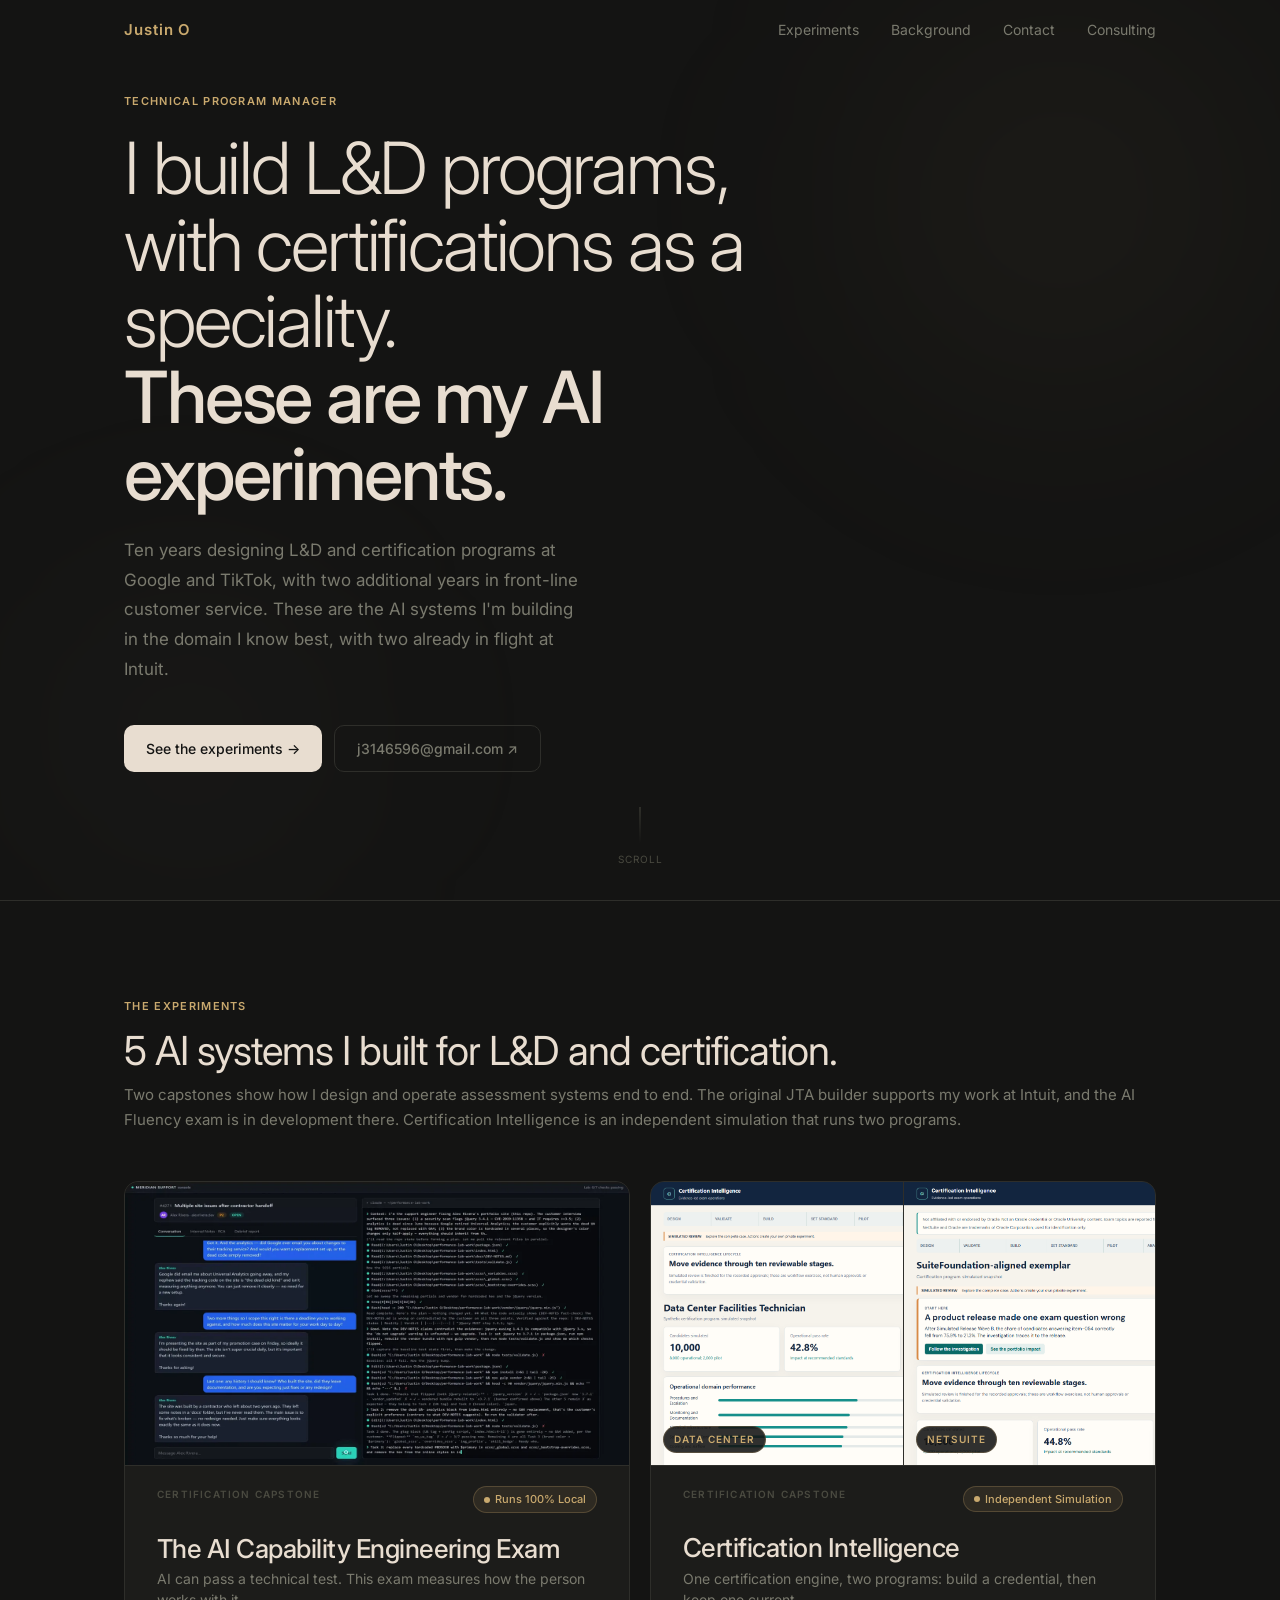
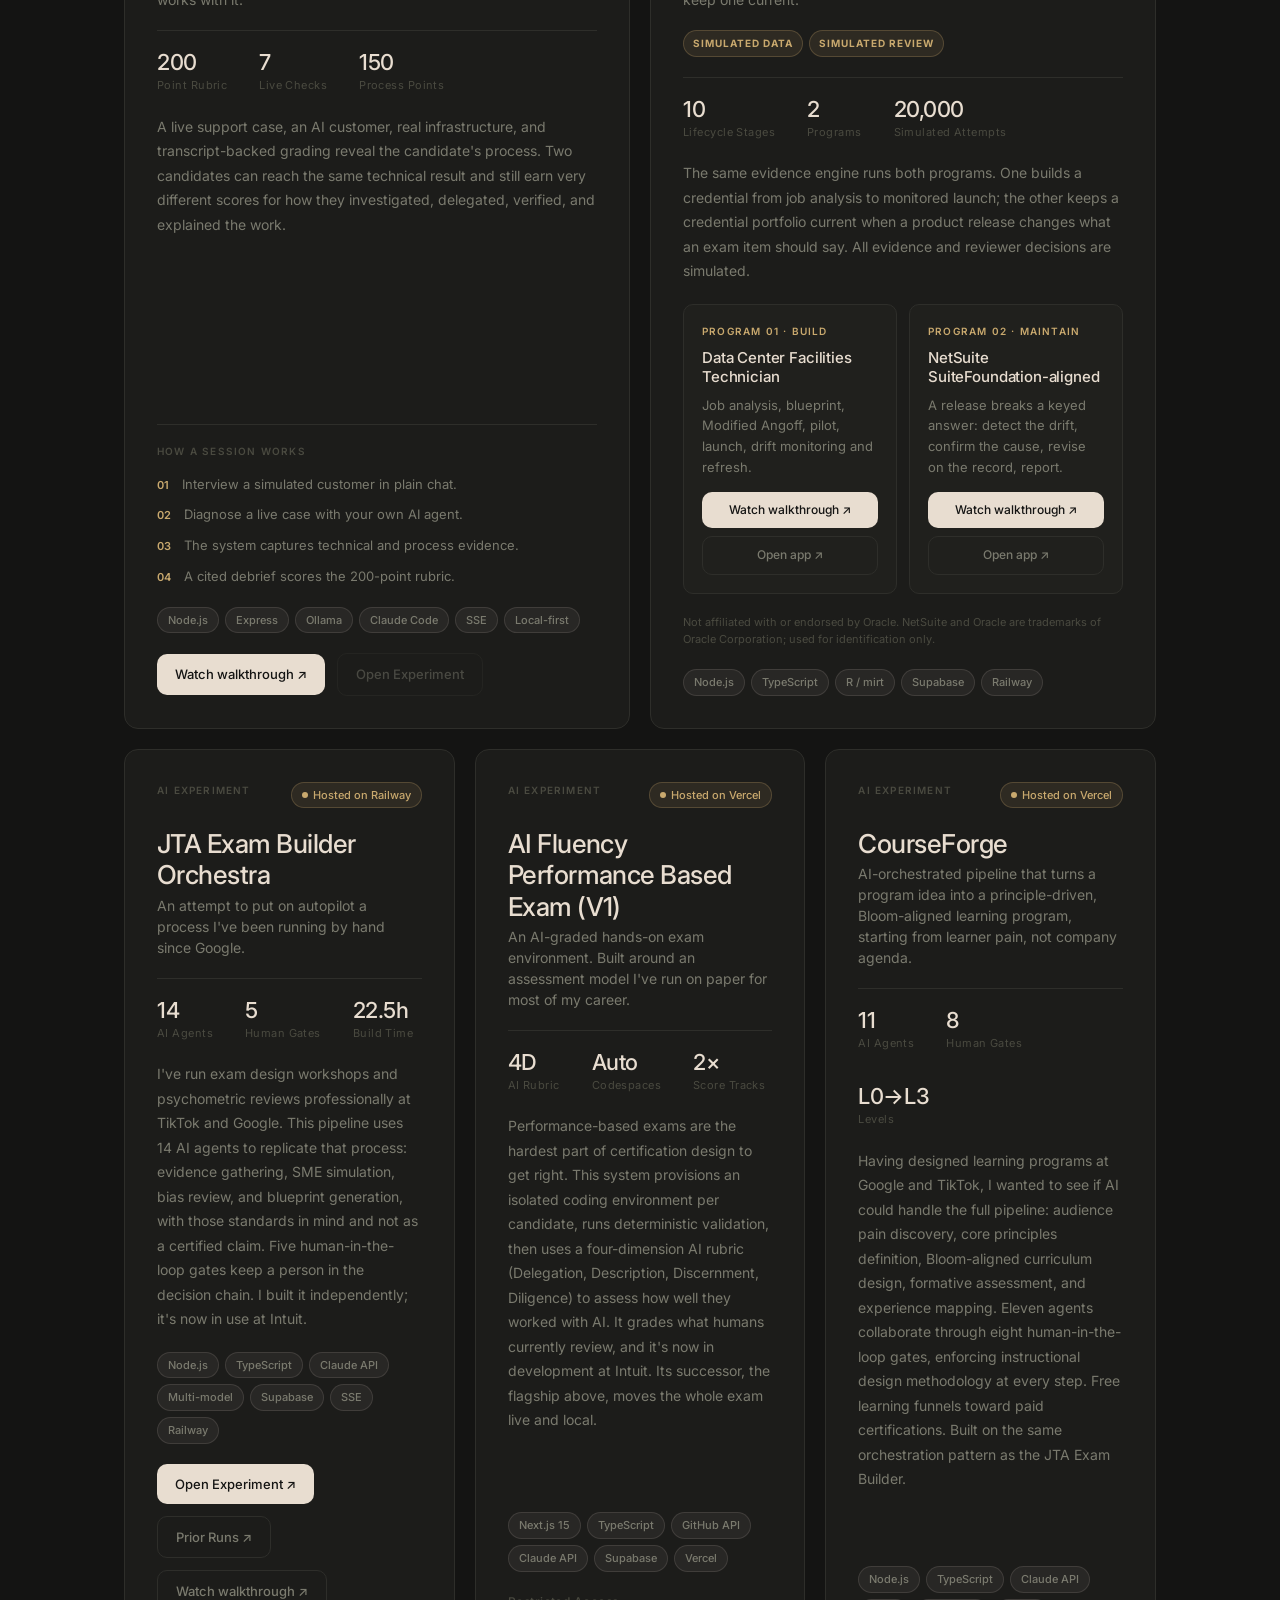
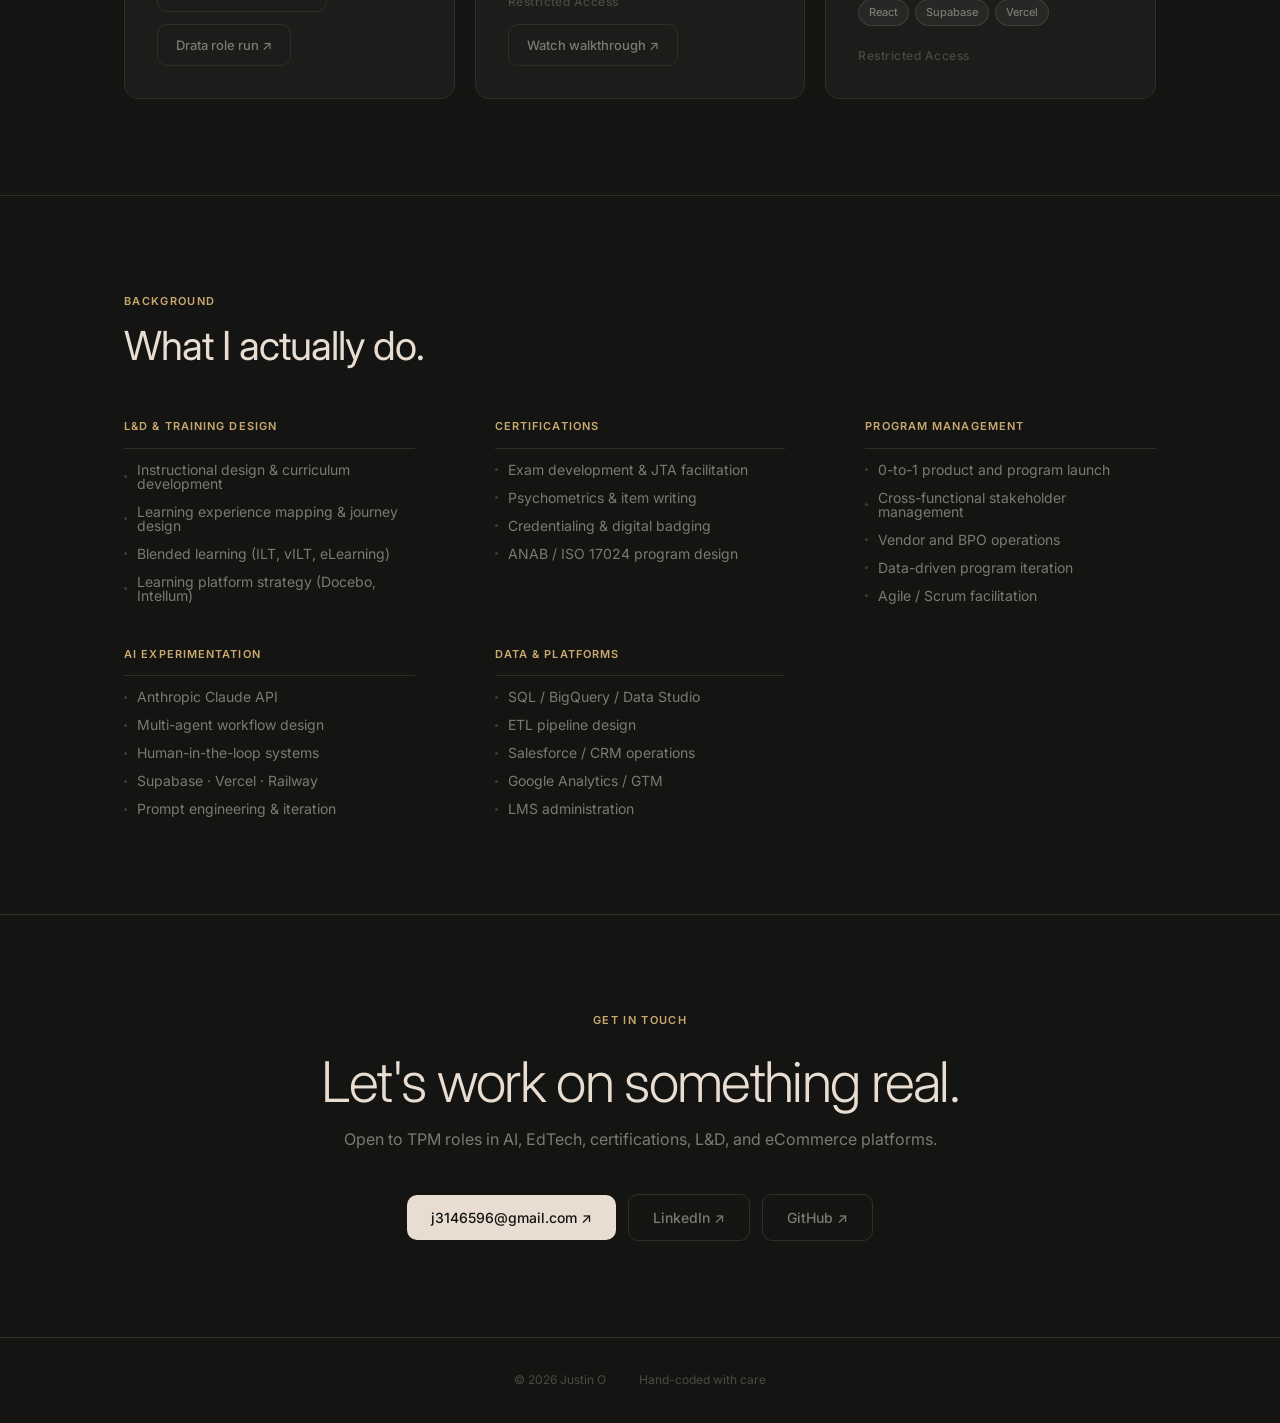
<file: index.html>
<!DOCTYPE html>
<html lang="en">
<head>
  <meta charset="UTF-8" />
  <meta name="viewport" content="width=device-width, initial-scale=1.0" />
  <meta name="description" content="Justin Oh, Technical Program Manager specialising in L&D, certifications, and AI-assisted learning systems. 12 years across L&D, certification, and customer service, including a decade at Google and TikTok." />
  <meta property="og:title" content="Justin Oh: TPM · L&D, Certifications & AI" />
  <meta property="og:description" content="Ten years of L&D and certification at Google and TikTok, plus two in customer service. These are my AI experiments." />
  <meta property="og:type" content="website" />
  <title>Justin Oh: TPM · L&D, Certifications & AI</title>
  <link rel="icon" type="image/svg+xml" href="data:image/svg+xml,<svg xmlns='http://www.w3.org/2000/svg' viewBox='0 0 32 32'><rect width='32' height='32' rx='6' fill='%23141413'/><text x='50%25' y='54%25' dominant-baseline='middle' text-anchor='middle' font-family='Inter,sans-serif' font-weight='600' font-size='14' fill='%23c9a96e'>JO</text></svg>" />
  <link rel="stylesheet" href="style.css" />
</head>
<body>

  <!-- NAV -->
  <nav class="nav" aria-label="Main navigation">
    <div class="container">
      <a href="#hero" class="nav-logo">Justin O</a>
      <button class="nav-toggle" aria-expanded="false" aria-controls="nav-links" aria-label="Toggle navigation">
        <span></span><span></span><span></span>
      </button>
      <ul class="nav-links" id="nav-links" role="list">
        <li><a href="#projects">Experiments</a></li>
        <li><a href="#skills">Background</a></li>
        <li><a href="#contact">Contact</a></li>
        <li><a href="consult.html">Consulting</a></li>
      </ul>
    </div>
  </nav>

  <main>

    <!-- HERO -->
    <section class="hero" id="hero">
      <div class="hero-bg" aria-hidden="true">
        <div class="hero-mesh-a"></div>
        <div class="hero-mesh-b"></div>
      </div>
      <div class="container">
        <div class="hero-content">
          <p class="hero-label">Technical Program Manager</p>
          <h1 class="hero-title">
            I build L&amp;D programs, with certifications as a speciality.<br>
            <em>These are my AI experiments.</em>
          </h1>
          <p class="hero-sub">
            Ten years designing L&D and certification programs at Google and TikTok, with two additional years in front-line customer service.
            These are the AI systems I'm building in the domain I know best, with two already in flight at Intuit.
          </p>
          <div class="hero-ctas">
            <a href="#projects" class="btn btn-primary">See the experiments →</a>
            <a href="mailto:j3146596@gmail.com" class="btn btn-secondary">j3146596@gmail.com ↗</a>
          </div>
        </div>
      </div>
      <div class="hero-scroll" aria-hidden="true">
        <div class="hero-scroll-line"></div>
        <span>Scroll</span>
      </div>
    </section>

    <!-- PROJECTS -->
    <section id="projects">
      <div class="container">

        <div class="section-header" data-animate>
          <p class="section-label">The Experiments</p>
          <h2 class="section-title">5 AI systems I built for L&amp;D and certification.</h2>
          <p class="section-subtitle">Two capstones show how I design and operate assessment systems end to end. The original JTA builder supports my work at Intuit, and the AI Fluency exam is in development there. Certification Intelligence is an independent simulation that runs two programs.</p>
        </div>

        <div class="projects-grid">

          <div class="projects-capstone-grid">
          <!-- CAPSTONE 1: The AI Capability Engineering Exam -->
          <article class="card card-capstone" data-animate>
            <div class="card-media">
              <img src="assets/perflab-console.webp"
                   alt="Exam console: interviewing the AI customer in chat while Claude Code works on the lab repo in a terminal"
                   loading="lazy" width="1280" height="720" />
            </div>

            <div class="card-top">
              <span class="card-category">Certification Capstone</span>
              <span class="card-badge">
                <span class="card-badge-dot" aria-hidden="true"></span>
                Runs 100% Local
              </span>
            </div>

            <div>
              <h3 class="card-title">The AI Capability Engineering Exam</h3>
              <p class="card-hook">AI can pass a technical test. This exam measures how the person works with it.</p>
            </div>

            <div class="card-divider" aria-hidden="true"></div>

            <div class="card-body">
                <div class="card-stats" aria-label="Project metrics">
                  <div class="card-stat">
                    <span class="card-stat-value">200</span>
                    <span class="card-stat-label">Point Rubric</span>
                  </div>
                  <div class="card-stat">
                    <span class="card-stat-value">7</span>
                    <span class="card-stat-label">Live Checks</span>
                  </div>
                  <div class="card-stat">
                    <span class="card-stat-value">150</span>
                    <span class="card-stat-label">Process Points</span>
                  </div>
                </div>

                <p class="card-desc">A live support case, an AI customer, real infrastructure, and transcript-backed grading reveal the candidate's process. Two candidates can reach the same technical result and still earn very different scores for how they investigated, delegated, verified, and explained the work.</p>

                <div class="card-steps" aria-label="How a session works">
                  <p class="card-steps-label">How a session works</p>
                  <ol>
                    <li>Interview a simulated customer in plain chat.</li>
                    <li>Diagnose a live case with your own AI agent.</li>
                    <li>The system captures technical and process evidence.</li>
                    <li>A cited debrief scores the 200-point rubric.</li>
                  </ol>
                </div>

                <div class="card-tags" aria-label="Technologies used">
                  <span class="tag">Node.js</span>
                  <span class="tag">Express</span>
                  <span class="tag">Ollama</span>
                  <span class="tag">Claude Code</span>
                  <span class="tag">SSE</span>
                  <span class="tag">Local-first</span>
                </div>

                <div class="card-ctas">
                  <a href="walkthrough-perflab.html" target="_blank" rel="noopener noreferrer" class="card-cta-primary">Watch walkthrough ↗</a>
                  <span class="card-cta-ghost card-cta-disabled" role="link" aria-disabled="true" title="This experiment runs locally">Open Experiment</span>
                </div>
            </div>
          </article>

            <!-- CAPSTONE 2: Certification Intelligence (one engine, two programs) -->
            <article class="card card-capstone" data-animate>
              <div class="card-media card-media-pair">
                <figure>
                  <img src="assets/certification-intelligence.png" alt="Data Center Facilities Technician program in the Certification Intelligence workspace" width="1600" height="900" loading="lazy">
                  <figcaption>Data Center</figcaption>
                </figure>
                <figure>
                  <img src="assets/certification-intelligence-netsuite.png" alt="NetSuite SuiteFoundation-aligned program in the Certification Intelligence workspace, opening on a release-driven investigation" width="1600" height="900" loading="lazy">
                  <figcaption>NetSuite</figcaption>
                </figure>
              </div>

              <div class="card-top">
                <span class="card-category">Certification Capstone</span>
                <span class="card-badge">
                  <span class="card-badge-dot" aria-hidden="true"></span>
                  Independent Simulation
                </span>
              </div>

              <div>
                <h3 class="card-title">Certification Intelligence</h3>
                <p class="card-hook">One certification engine, two programs: build a credential, then keep one current.</p>
              </div>

              <div class="card-disclosures" aria-label="Simulation disclosures">
                <span>Simulated Data</span>
                <span>Simulated Review</span>
              </div>

              <div class="card-divider" aria-hidden="true"></div>

              <div class="card-body">
              <div class="card-stats" aria-label="Project metrics">
                <div class="card-stat">
                  <span class="card-stat-value">10</span>
                  <span class="card-stat-label">Lifecycle Stages</span>
                </div>
                <div class="card-stat">
                  <span class="card-stat-value">2</span>
                  <span class="card-stat-label">Programs</span>
                </div>
                <div class="card-stat">
                  <span class="card-stat-value">20,000</span>
                  <span class="card-stat-label">Simulated Attempts</span>
                </div>
              </div>

              <p class="card-desc">The same evidence engine runs both programs. One builds a credential from job analysis to monitored launch; the other keeps a credential portfolio current when a product release changes what an exam item should say. All evidence and reviewer decisions are simulated.</p>

              <div class="program-tiles" aria-label="Programs">
                <section class="program-tile" aria-labelledby="program-dc">
                  <p class="program-tile-label">Program 01 &middot; Build</p>
                  <h4 class="program-tile-name" id="program-dc">Data Center Facilities Technician</h4>
                  <p class="program-tile-text">Job analysis, blueprint, Modified Angoff, pilot, launch, drift monitoring and refresh.</p>
                  <div class="program-tile-ctas">
                    <a href="walkthrough-certification-intelligence.html#data-center" target="_blank" rel="noopener noreferrer" class="card-cta-primary">Watch walkthrough &nearr;</a>
                    <a href="https://graceful-trust-production-3d23.up.railway.app" target="_blank" rel="noopener noreferrer" class="card-cta-ghost">Open app &nearr;</a>
                  </div>
                </section>
                <section class="program-tile" aria-labelledby="program-ns">
                  <p class="program-tile-label">Program 02 &middot; Maintain</p>
                  <h4 class="program-tile-name" id="program-ns">NetSuite SuiteFoundation-aligned</h4>
                  <p class="program-tile-text">A release breaks a keyed answer: detect the drift, confirm the cause, revise on the record, report.</p>
                  <div class="program-tile-ctas">
                    <a href="walkthrough-certification-intelligence.html#netsuite" target="_blank" rel="noopener noreferrer" class="card-cta-primary">Watch walkthrough &nearr;</a>
                    <a href="https://netsuite-cert-demo-production.up.railway.app" target="_blank" rel="noopener noreferrer" class="card-cta-ghost">Open app &nearr;</a>
                  </div>
                </section>
              </div>
              <p class="program-tile-note">Not affiliated with or endorsed by Oracle. NetSuite and Oracle are trademarks of Oracle Corporation; used for identification only.</p>

              <div class="card-tags" aria-label="Technologies used">
                <span class="tag">Node.js</span>
                <span class="tag">TypeScript</span>
                <span class="tag">R / mirt</span>
                <span class="tag">Supabase</span>
                <span class="tag">Railway</span>
              </div>
              </div>
            </article>

          </div><!-- /projects-capstone-grid -->

          <div class="projects-sub-grid">

            <!-- CARD 3: JTA Exam Builder Orchestra -->
            <article class="card" data-animate>
              <div class="card-top">
                <span class="card-category">AI Experiment</span>
                <span class="card-badge">
                  <span class="card-badge-dot" aria-hidden="true"></span>
                  Hosted on Railway
                </span>
              </div>

              <div>
                <h3 class="card-title">JTA Exam Builder Orchestra</h3>
                <p class="card-hook">An attempt to put on autopilot a process I've been running by hand since Google.</p>
              </div>

              <div class="card-divider" aria-hidden="true"></div>

              <div class="card-stats" aria-label="Project metrics">
                <div class="card-stat"><span class="card-stat-value">14</span><span class="card-stat-label">AI Agents</span></div>
                <div class="card-stat"><span class="card-stat-value">5</span><span class="card-stat-label">Human Gates</span></div>
                <div class="card-stat"><span class="card-stat-value">22.5h</span><span class="card-stat-label">Build Time</span></div>
              </div>

              <p class="card-desc">I've run exam design workshops and psychometric reviews professionally at TikTok and Google. This pipeline uses 14 AI agents to replicate that process: evidence gathering, SME simulation, bias review, and blueprint generation, with those standards in mind and not as a certified claim. Five human-in-the-loop gates keep a person in the decision chain. I built it independently; it's now in use at Intuit.</p>

              <div class="card-tags" aria-label="Technologies used">
                <span class="tag">Node.js</span><span class="tag">TypeScript</span><span class="tag">Claude API</span><span class="tag">Multi-model</span><span class="tag">Supabase</span><span class="tag">SSE</span><span class="tag">Railway</span>
              </div>

              <div class="card-ctas">
                <a href="https://exam-jta-orchestration-production.up.railway.app/" target="_blank" rel="noopener noreferrer" class="card-cta-primary">Open Experiment &nearr;</a>
                <a href="https://exam-jta-orchestration-production.up.railway.app/gallery.html" target="_blank" rel="noopener noreferrer" class="card-cta-ghost">Prior Runs &nearr;</a>
                <a href="walkthrough-jta.html" target="_blank" rel="noopener noreferrer" class="card-cta-ghost">Watch walkthrough &nearr;</a>
                <a href="drata-jta.html" target="_blank" rel="noopener noreferrer" class="card-cta-ghost">Drata role run &nearr;</a>
              </div>
            </article>

            <!-- CARD 4: AI Fluency Performance Based Exam (V1) -->
            <article class="card" data-animate>
              <div class="card-top">
                <span class="card-category">AI Experiment</span>
                <span class="card-badge">
                  <span class="card-badge-dot" aria-hidden="true"></span>
                  Hosted on Vercel
                </span>
              </div>

              <div>
                <h3 class="card-title">AI Fluency Performance Based Exam (V1)</h3>
                <p class="card-hook">An AI-graded hands-on exam environment. Built around an assessment model I've run on paper for most of my career.</p>
              </div>

              <div class="card-divider" aria-hidden="true"></div>

              <div class="card-stats" aria-label="Project metrics">
                <div class="card-stat">
                  <span class="card-stat-value">4D</span>
                  <span class="card-stat-label">AI Rubric</span>
                </div>
                <div class="card-stat">
                  <span class="card-stat-value">Auto</span>
                  <span class="card-stat-label">Codespaces</span>
                </div>
                <div class="card-stat">
                  <span class="card-stat-value">2×</span>
                  <span class="card-stat-label">Score Tracks</span>
                </div>
              </div>

              <p class="card-desc">
                Performance-based exams are the hardest part of certification design to get right.
                This system provisions an isolated coding environment per candidate, runs
                deterministic validation, then uses a four-dimension AI rubric (Delegation,
                Description, Discernment, Diligence) to assess how well they worked with AI.
                It grades what humans currently review, and it's now in development at Intuit.
                Its successor, the flagship above, moves the whole exam live and local.
              </p>

              <div class="card-tags" aria-label="Technologies used">
                <span class="tag">Next.js 15</span>
                <span class="tag">TypeScript</span>
                <span class="tag">GitHub API</span>
                <span class="tag">Claude API</span>
                <span class="tag">Supabase</span>
                <span class="tag">Vercel</span>
              </div>

              <div class="card-ctas">
                <span class="card-cta-muted">Restricted Access</span>
                <a href="walkthrough.html" target="_blank" rel="noopener noreferrer" class="card-cta-ghost">Watch walkthrough ↗</a>
              </div>
            </article>

            <!-- CARD 5: CourseForge -->
            <article class="card" data-animate>
              <div class="card-top">
                <span class="card-category">AI Experiment</span>
                <span class="card-badge">
                  <span class="card-badge-dot" aria-hidden="true"></span>
                  Hosted on Vercel
                </span>
              </div>

              <div>
                <h3 class="card-title">CourseForge</h3>
                <p class="card-hook">AI-orchestrated pipeline that turns a program idea into a principle-driven, Bloom-aligned learning program, starting from learner pain, not company agenda.</p>
              </div>

              <div class="card-divider" aria-hidden="true"></div>

              <div class="card-stats" aria-label="Project metrics">
                <div class="card-stat">
                  <span class="card-stat-value">11</span>
                  <span class="card-stat-label">AI Agents</span>
                </div>
                <div class="card-stat">
                  <span class="card-stat-value">8</span>
                  <span class="card-stat-label">Human Gates</span>
                </div>
                <div class="card-stat">
                  <span class="card-stat-value">L0→L3</span>
                  <span class="card-stat-label">Levels</span>
                </div>
              </div>

              <p class="card-desc">
                Having designed learning programs at Google and TikTok, I wanted to see if AI
                could handle the full pipeline: audience pain discovery, core principles definition,
                Bloom-aligned curriculum design, formative assessment, and experience mapping.
                Eleven agents collaborate through eight human-in-the-loop gates, enforcing
                instructional design methodology at every step. Free learning funnels toward
                paid certifications. Built on the same orchestration pattern as the JTA Exam Builder.
              </p>

              <div class="card-tags" aria-label="Technologies used">
                <span class="tag">Node.js</span>
                <span class="tag">TypeScript</span>
                <span class="tag">Claude API</span>
                <span class="tag">React</span>
                <span class="tag">Supabase</span>
                <span class="tag">Vercel</span>
              </div>

              <div class="card-ctas">
                <span class="card-cta-muted">Restricted Access</span>
              </div>
            </article>

          </div><!-- /projects-sub-grid -->
        </div><!-- /projects-grid -->
      </div>
    </section>

    <!-- SKILLS -->
    <section id="skills">
      <div class="container">

        <div class="section-header" data-animate>
          <p class="section-label">Background</p>
          <h2 class="section-title">What I actually do.</h2>
        </div>

        <div class="skills-grid">

          <div class="skill-group" data-animate>
            <p class="skill-group-label">L&D & Training Design</p>
            <div class="skill-item">Instructional design & curriculum development</div>
            <div class="skill-item">Learning experience mapping & journey design</div>
            <div class="skill-item">Blended learning (ILT, vILT, eLearning)</div>
            <div class="skill-item">Learning platform strategy (Docebo, Intellum)</div>
          </div>

          <div class="skill-group" data-animate>
            <p class="skill-group-label">Certifications</p>
            <div class="skill-item">Exam development & JTA facilitation</div>
            <div class="skill-item">Psychometrics & item writing</div>
            <div class="skill-item">Credentialing & digital badging</div>
            <div class="skill-item">ANAB / ISO 17024 program design</div>
          </div>

          <div class="skill-group" data-animate>
            <p class="skill-group-label">Program Management</p>
            <div class="skill-item">0-to-1 product and program launch</div>
            <div class="skill-item">Cross-functional stakeholder management</div>
            <div class="skill-item">Vendor and BPO operations</div>
            <div class="skill-item">Data-driven program iteration</div>
            <div class="skill-item">Agile / Scrum facilitation</div>
          </div>

          <div class="skill-group" data-animate>
            <p class="skill-group-label">AI Experimentation</p>
            <div class="skill-item">Anthropic Claude API</div>
            <div class="skill-item">Multi-agent workflow design</div>
            <div class="skill-item">Human-in-the-loop systems</div>
            <div class="skill-item">Supabase · Vercel · Railway</div>
            <div class="skill-item">Prompt engineering & iteration</div>
          </div>

          <div class="skill-group" data-animate>
            <p class="skill-group-label">Data & Platforms</p>
            <div class="skill-item">SQL / BigQuery / Data Studio</div>
            <div class="skill-item">ETL pipeline design</div>
            <div class="skill-item">Salesforce / CRM operations</div>
            <div class="skill-item">Google Analytics / GTM</div>
            <div class="skill-item">LMS administration</div>
          </div>

        </div>
      </div>
    </section>

    <!-- CONTACT -->
    <section id="contact" class="contact">
      <div class="container">
        <div data-animate>
          <p class="section-label" style="justify-content:center;display:flex;margin-bottom:20px;">Get in touch</p>
          <h2 class="contact-title">Let's work on something real.</h2>
          <p class="contact-sub">Open to TPM roles in AI, EdTech, certifications, L&D, and eCommerce platforms.</p>
          <div class="contact-links">
            <a href="mailto:j3146596@gmail.com" class="contact-link contact-link-primary">
              j3146596@gmail.com ↗
            </a>
            <a href="https://www.linkedin.com/in/cheeryoh/" target="_blank" rel="noopener noreferrer" class="contact-link contact-link-secondary">
              LinkedIn ↗
            </a>
            <a href="https://github.com/Cheeryoh" target="_blank" rel="noopener noreferrer" class="contact-link contact-link-secondary">
              GitHub ↗
            </a>
          </div>
        </div>
      </div>
    </section>

  </main>

  <footer>
    <div class="container">
      <span>© 2026 Justin O</span>
      <span style="margin-inline:12px;opacity:0.3">·</span>
      <span>Hand-coded with care</span>
    </div>
  </footer>

  <script src="main.js" type="module"></script>
</body>
</html>
</file>
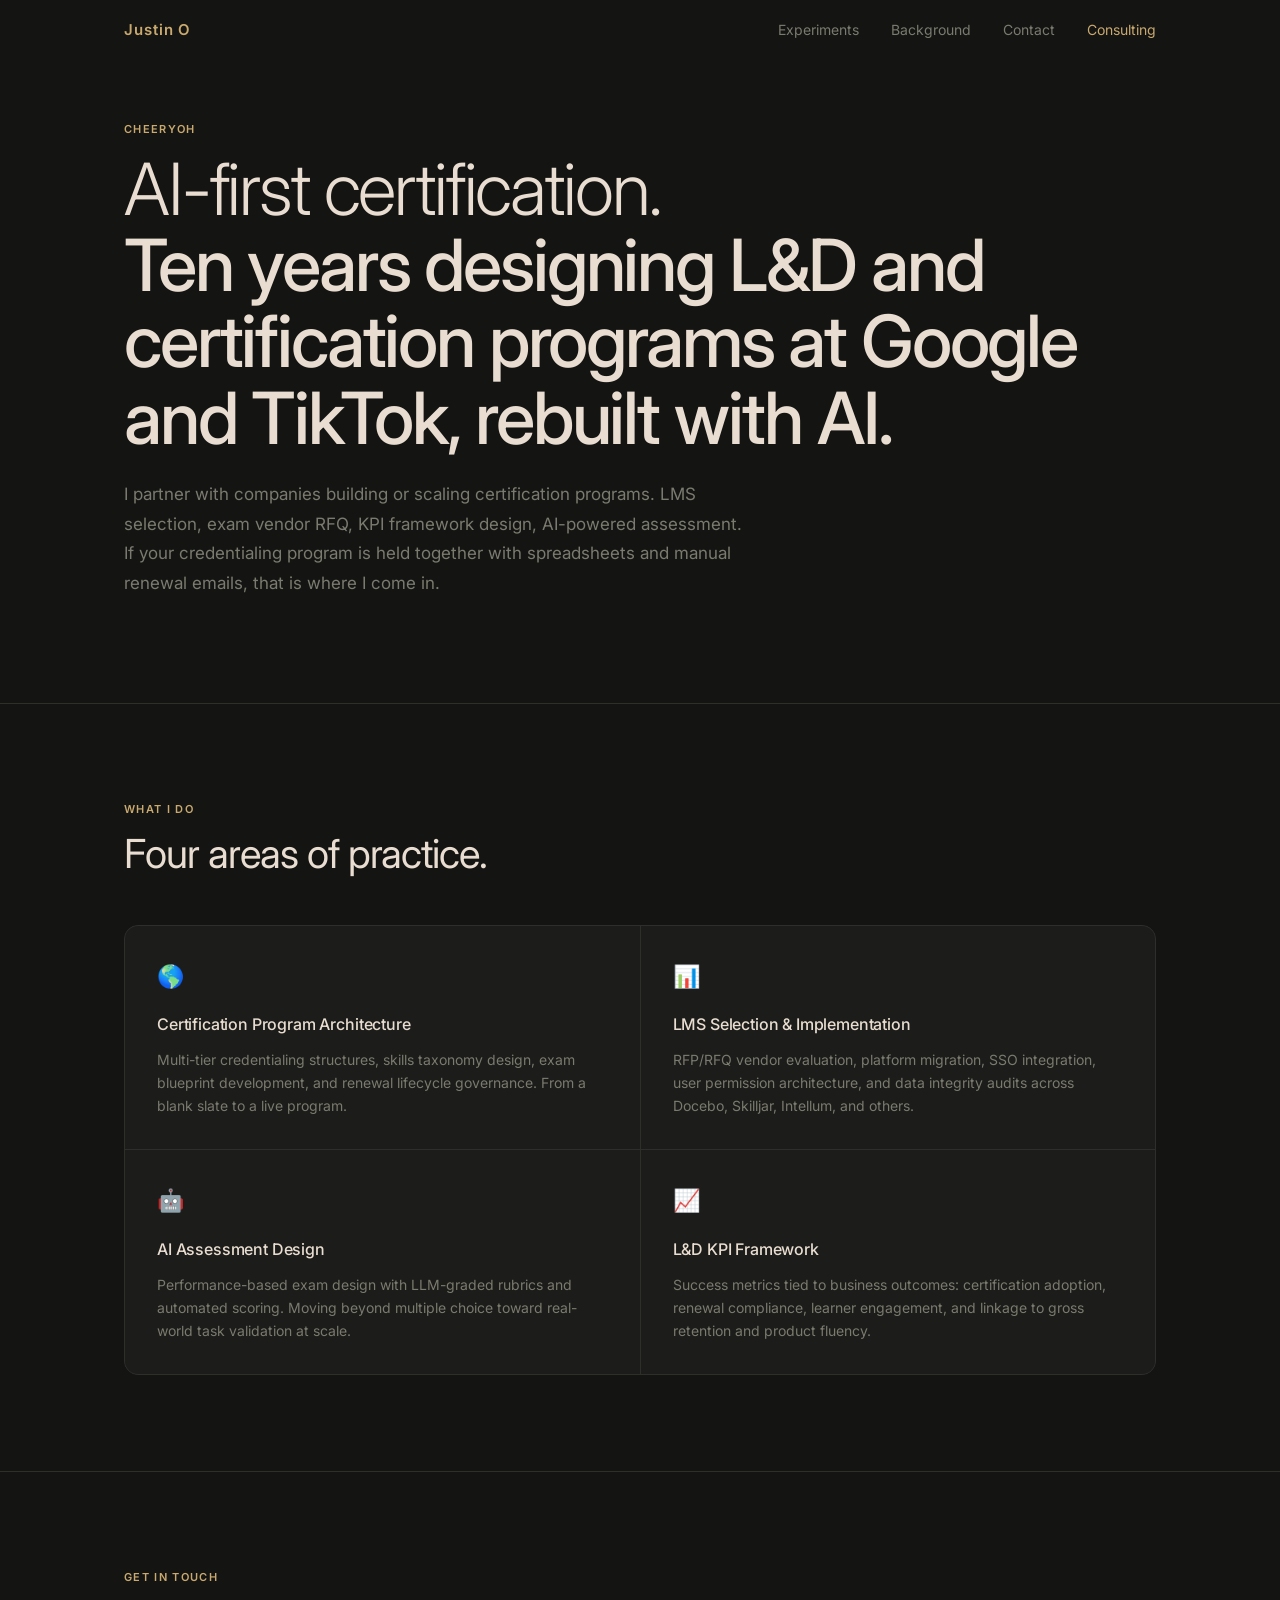
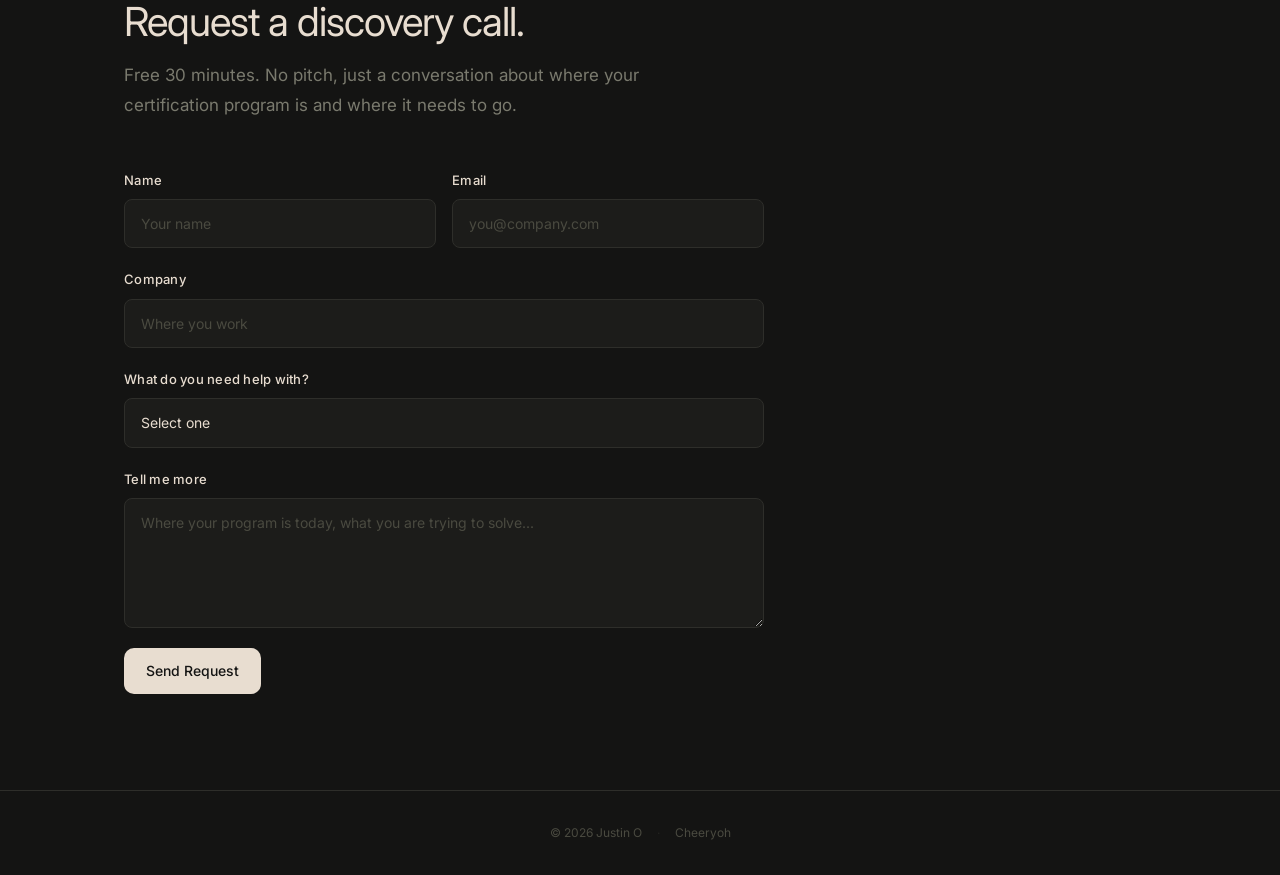
<file: consult.html>
<!DOCTYPE html>
<html lang="en">
<head>
  <meta charset="UTF-8" />
  <meta name="viewport" content="width=device-width, initial-scale=1.0" />
  <meta name="description" content="Cheeryoh -- certification program design, LMS strategy, and AI assessment consulting." />
  <meta property="og:title" content="Consulting -- Justin Oh" />
  <meta property="og:description" content="Schedule a discovery call. Certification program architecture, LMS selection, AI assessment design, and L&D KPI frameworks." />
  <title>Consulting -- Justin Oh</title>
  <link rel="icon" type="image/svg+xml" href="data:image/svg+xml,<svg xmlns='http://www.w3.org/2000/svg' viewBox='0 0 32 32'><rect width='32' height='32' rx='6' fill='%23141413'/><text x='50%25' y='54%25' dominant-baseline='middle' text-anchor='middle' font-family='Inter,sans-serif' font-weight='600' font-size='14' fill='%23c9a96e'>JO</text></svg>" />
  <link rel="stylesheet" href="style.css" />
  <style>
    .service-grid {
      display: grid;
      grid-template-columns: repeat(2, 1fr);
      gap: 1px;
      background: var(--border);
      border: 1px solid var(--border);
      border-radius: 14px;
      overflow: hidden;
      margin-top: 48px;
    }
    @media (max-width: 600px) {
      .service-grid { grid-template-columns: 1fr; }
    }
    .service-item {
      background: var(--surface);
      padding: 32px;
      transition: background var(--duration) var(--ease);
    }
    .service-item:hover { background: var(--surface-alt); }
    .service-icon { font-size: 22px; margin-bottom: 16px; }
    .service-title {
      font-size: 16px;
      font-weight: 500;
      color: var(--accent);
      margin-bottom: 10px;
      letter-spacing: -0.01em;
    }
    .service-desc { font-size: 14px; color: var(--text-muted); line-height: 1.65; }
    .consult-form { max-width: 640px; margin-top: 48px; }
    .form-row { display: grid; grid-template-columns: 1fr 1fr; gap: 16px; }
    @media (max-width: 540px) { .form-row { grid-template-columns: 1fr; } }
    .form-group { display: flex; flex-direction: column; gap: 8px; margin-bottom: 20px; }
    .form-group label { font-size: 13px; font-weight: 500; color: var(--accent); letter-spacing: 0.02em; }
    .form-group input,
    .form-group select,
    .form-group textarea {
      background: var(--surface);
      border: 1px solid var(--border);
      border-radius: 8px;
      padding: 12px 16px;
      color: var(--text);
      font-family: var(--font);
      font-size: 14px;
      outline: none;
      transition: border-color var(--duration) var(--ease);
      appearance: none;
    }
    .form-group input:focus,
    .form-group select:focus,
    .form-group textarea:focus { border-color: var(--accent-warm); }
    .form-group input::placeholder,
    .form-group textarea::placeholder { color: var(--text-dim); }
    .form-group select option { background: var(--surface); color: var(--text); }
    .form-group textarea { resize: vertical; min-height: 130px; }
    .form-success {
      display: none;
      padding: 32px;
      background: var(--surface);
      border: 1px solid var(--border);
      border-radius: 14px;
      max-width: 480px;
      margin-top: 48px;
    }
    .form-success p { color: var(--text-muted); font-size: 15px; margin-top: 8px; }
    .form-success-title { color: var(--accent); font-size: 18px; font-weight: 500; }
    .nav-active { color: var(--accent-warm) !important; }
  </style>
</head>
<body id="page-top">

  <nav class="nav" aria-label="Main navigation">
    <div class="container">
      <a href="index.html" class="nav-logo">Justin O</a>
      <button class="nav-toggle" aria-expanded="false" aria-controls="nav-links" aria-label="Toggle navigation">
        <span></span><span></span><span></span>
      </button>
      <ul class="nav-links" id="nav-links" role="list">
        <li><a href="index.html#projects">Experiments</a></li>
        <li><a href="index.html#skills">Background</a></li>
        <li><a href="index.html#contact">Contact</a></li>
        <li><a href="consult.html" class="nav-active">Consulting</a></li>
      </ul>
    </div>
  </nav>

  <main>

    <section id="top" style="padding-block: 120px 64px;">
      <div class="container">
        <p class="section-label">Cheeryoh</p>
        <h1 class="hero-title" style="margin-top:12px;margin-bottom:24px;">
          AI-first certification.<br>
          <em>Ten years designing L&D and certification programs at Google and TikTok, rebuilt with AI.</em>
        </h1>
        <p class="hero-sub" style="max-width:620px;">
          I partner with companies building or scaling certification programs.
          LMS selection, exam vendor RFQ, KPI framework design, AI-powered assessment.
          If your credentialing program is held together with spreadsheets and manual
          renewal emails, that is where I come in.
        </p>
      </div>
    </section>

    <section id="services">
      <div class="container">
        <p class="section-label">What I do</p>
        <h2 class="section-title" style="margin-top:8px;">Four areas of practice.</h2>
        <div class="service-grid">
          <div class="service-item">
            <div class="service-icon">&#127758;</div>
            <div class="service-title">Certification Program Architecture</div>
            <p class="service-desc">Multi-tier credentialing structures, skills taxonomy design, exam blueprint development, and renewal lifecycle governance. From a blank slate to a live program.</p>
          </div>
          <div class="service-item">
            <div class="service-icon">&#128202;</div>
            <div class="service-title">LMS Selection &amp; Implementation</div>
            <p class="service-desc">RFP/RFQ vendor evaluation, platform migration, SSO integration, user permission architecture, and data integrity audits across Docebo, Skilljar, Intellum, and others.</p>
          </div>
          <div class="service-item">
            <div class="service-icon">&#129302;</div>
            <div class="service-title">AI Assessment Design</div>
            <p class="service-desc">Performance-based exam design with LLM-graded rubrics and automated scoring. Moving beyond multiple choice toward real-world task validation at scale.</p>
          </div>
          <div class="service-item">
            <div class="service-icon">&#128200;</div>
            <div class="service-title">L&amp;D KPI Framework</div>
            <p class="service-desc">Success metrics tied to business outcomes: certification adoption, renewal compliance, learner engagement, and linkage to gross retention and product fluency.</p>
          </div>
        </div>
      </div>
    </section>

    <section id="schedule">
      <div class="container">
        <p class="section-label">Get in touch</p>
        <h2 class="section-title" style="margin-top:8px;margin-bottom:16px;">Request a discovery call.</h2>
        <p class="hero-sub" style="max-width:540px;margin-bottom:0;">
          Free 30 minutes. No pitch, just a conversation about where your
          certification program is and where it needs to go.
        </p>
        <form class="consult-form" id="consult-form" action="https://formspree.io/f/xvzllaov" method="POST">
          <input type="hidden" name="_subject" value="Consulting inquiry from cheeryoh.com" />
          <div class="form-row">
            <div class="form-group">
              <label for="name">Name</label>
              <input type="text" id="name" name="name" required placeholder="Your name" />
            </div>
            <div class="form-group">
              <label for="email">Email</label>
              <input type="email" id="email" name="email" required placeholder="you@company.com" />
            </div>
          </div>
          <div class="form-group">
            <label for="company">Company</label>
            <input type="text" id="company" name="company" placeholder="Where you work" />
          </div>
          <div class="form-group">
            <label for="topic">What do you need help with?</label>
            <select id="topic" name="topic">
              <option value="">Select one</option>
              <option value="Certification Program Architecture">Certification Program Architecture</option>
              <option value="LMS Selection and Implementation">LMS Selection &amp; Implementation</option>
              <option value="AI Assessment Design">AI Assessment Design</option>
              <option value="L&D KPI Framework">L&amp;D KPI Framework</option>
              <option value="Something else">Something else</option>
            </select>
          </div>
          <div class="form-group">
            <label for="message">Tell me more</label>
            <textarea id="message" name="message" placeholder="Where your program is today, what you are trying to solve..."></textarea>
          </div>
          <button type="submit" class="btn btn-primary">Send Request</button>
        </form>
        <div class="form-success" id="form-success">
          <div class="form-success-title">Request received.</div>
          <p>I will be in touch within 48 hours.</p>
        </div>
      </div>
    </section>

  </main>

  <footer>
    <div class="container">
      <span>&copy; 2026 Justin O</span>
      <span style="margin-inline:12px;opacity:0.3">&middot;</span>
      <span>Cheeryoh</span>
    </div>
  </footer>

  <script src="main.js" type="module"></script>
  <script>
    const form = document.getElementById('consult-form')
    if (form) {
      form.addEventListener('submit', async (e) => {
        e.preventDefault()
        const btn = form.querySelector('button[type="submit"]')
        btn.textContent = 'Sending...'
        btn.disabled = true
        try {
          const res = await fetch(form.action, {
            method: 'POST',
            body: new FormData(form),
            headers: { Accept: 'application/json' }
          })
          if (res.ok) {
            form.style.display = 'none'
            document.getElementById('form-success').style.display = 'block'
          } else {
            btn.textContent = 'Send Request'
            btn.disabled = false
          }
        } catch {
          btn.textContent = 'Send Request'
          btn.disabled = false
        }
      })
    }
  </script>
</body>
</html>
</file>
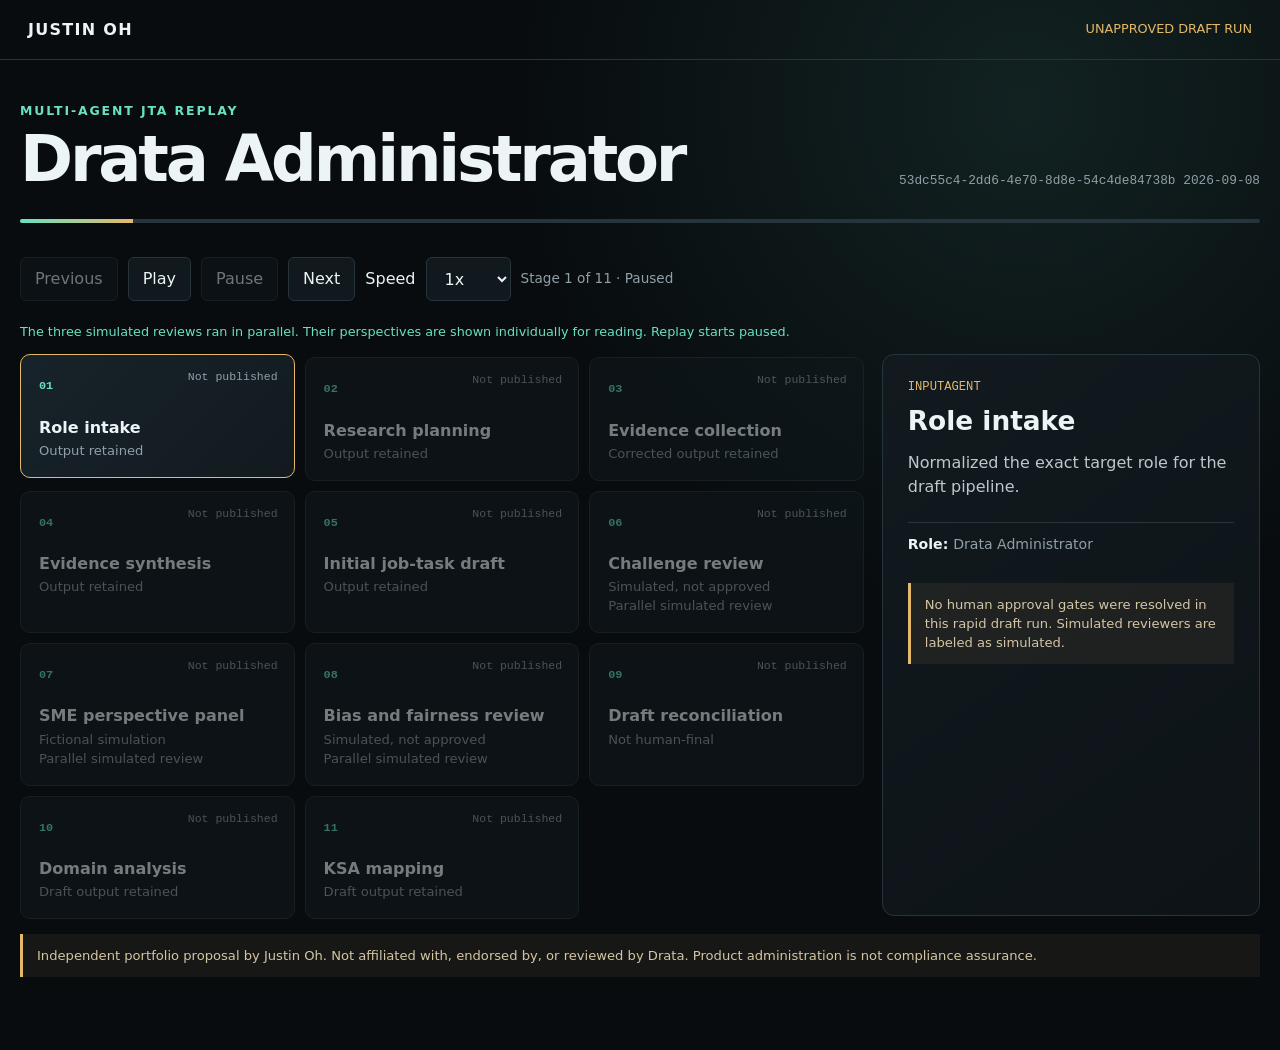
<file: drata-jta-replay.html>
<!DOCTYPE html>
<html lang="en">
<head>
  <meta charset="UTF-8" />
  <meta name="viewport" content="width=device-width, initial-scale=1.0" />
  <meta name="description" content="Replay of an unapproved Drata Administrator JTA agent run." />
  <title>Drata Administrator JTA Run Replay | Justin Oh</title>
  <style>
    :root { color-scheme: dark; --bg:#080c0f; --panel:#11191e; --line:#26343c; --ink:#edf4f6; --muted:#91a0a8; --teal:#69e0c2; --gold:#e4b969; }
    * { box-sizing: border-box; }
    body { margin:0; min-height:100vh; background:radial-gradient(circle at 80% 10%,rgba(105,224,194,.1),transparent 32rem),var(--bg); color:var(--ink); font:16px/1.45 Inter,ui-sans-serif,system-ui,sans-serif; }
    header { display:flex; justify-content:space-between; align-items:center; gap:16px; padding:18px 28px; border-bottom:1px solid var(--line); }
    header a { color:var(--ink); text-decoration:none; font-weight:750; letter-spacing:.08em; }
    header span { color:var(--gold); font-size:.8rem; }
    main { width:min(calc(100% - 40px),1320px); margin:0 auto; padding:42px 0 60px; }
    .head { display:grid; grid-template-columns:1fr auto; gap:30px; align-items:end; }
    .eyebrow { color:var(--teal); font-size:.78rem; font-weight:760; letter-spacing:.15em; text-transform:uppercase; }
    h1 { margin:8px 0 0; font-size:clamp(2.2rem,5vw,4.8rem); line-height:.98; letter-spacing:-.05em; }
    .run-meta { text-align:right; color:var(--muted); font: .8rem/1.6 ui-monospace,SFMono-Regular,Consolas,monospace; }
    .progress { height:4px; margin:28px 0 34px; background:var(--line); overflow:hidden; border-radius:999px; }
    .progress > div { width:0; height:100%; background:linear-gradient(90deg,var(--teal),var(--gold)); transition:width .55s ease; }
    .layout { display:grid; grid-template-columns:minmax(0,1.45fr) minmax(300px,.65fr); gap:18px; }
    .stages { display:grid; grid-template-columns:repeat(3,1fr); gap:10px; }
    .stage { position:relative; min-height:112px; padding:17px 18px; background:var(--panel); border:1px solid var(--line); border-radius:10px; opacity:.48; transform:translateY(3px); transition:opacity .35s,transform .35s,border-color .35s,background .35s; }
    .stage.active { opacity:1; transform:none; border-color:var(--gold); background:linear-gradient(135deg,#17232a,#121a1f); }
    .stage.complete { opacity:.86; transform:none; border-color:rgba(105,224,194,.45); }
    .stage-id { color:var(--teal); font:700 .74rem ui-monospace,SFMono-Regular,Consolas,monospace; }
    .stage h2 { margin:20px 0 2px; font-size:1rem; }
    .stage p { margin:0; color:var(--muted); font-size:.82rem; }
    .stage .cost { position:absolute; top:15px; right:16px; color:var(--muted); font:.72rem ui-monospace,SFMono-Regular,Consolas,monospace; }
    .detail { min-height:100%; padding:25px; border:1px solid var(--line); border-radius:12px; background:linear-gradient(145deg,#121a1f,#0d1317); }
    .detail .label { color:var(--gold); font:.76rem ui-monospace,SFMono-Regular,Consolas,monospace; }
    .detail h2 { margin:12px 0; font-size:1.65rem; line-height:1.1; }
    .detail p { color:#bdc8cd; }
    .facts { margin:24px 0 0; padding:0; list-style:none; }
    .facts li { padding:11px 0; border-top:1px solid var(--line); color:var(--muted); font-size:.88rem; }
    .facts strong { color:var(--ink); }
    .footer-note { margin-top:18px; padding:12px 14px; color:#d4c5a5; background:rgba(228,185,105,.07); border-left:3px solid var(--gold); font-size:.82rem; }
    .replay-controls { display:flex; flex-wrap:wrap; gap:10px; align-items:center; margin:22px 0; }
    .replay-controls button, .replay-controls select { min-height:44px; padding:8px 14px; font:inherit; color:var(--ink); background:var(--panel); border:1px solid var(--line); border-radius:6px; }
    .replay-controls button { cursor:pointer; }
    .replay-controls button:disabled { opacity:.45; cursor:default; }
    a:focus-visible, button:focus-visible, select:focus-visible { outline:3px solid var(--gold); outline-offset:3px; }
    #stage-position { color:var(--muted); font-size:.85rem; }
    .parallel-note { color:var(--teal); font-size:.8rem; }
    @media (max-width:1100px) { .stages { grid-template-columns:repeat(2,1fr); } }
    @media (max-width:900px) { .layout,.head { grid-template-columns:1fr; } .run-meta { text-align:left; } }
    @media (max-width:600px) { header{padding:14px 18px}.stages{grid-template-columns:1fr}main{width:min(calc(100% - 24px),1320px);padding-top:28px} }
    @media (prefers-reduced-motion:reduce) { .stage,.progress>div{transition:none} }
  </style>
</head>
<body>
  <header><a href="index.html">JUSTIN OH</a><span>UNAPPROVED DRAFT RUN</span></header>
  <main>
    <div class="head">
      <div><div class="eyebrow">Multi-agent JTA replay</div><h1>Drata Administrator</h1></div>
      <div class="run-meta" id="run-meta">Loading run projection</div>
    </div>
    <div class="progress" aria-hidden="true"><div id="progress-bar"></div></div>
    <div class="replay-controls" role="group" aria-label="Replay controls">
      <button id="previous" type="button" aria-controls="stage-detail" disabled>Previous</button>
      <button id="play" type="button" aria-controls="stage-detail" disabled>Play</button>
      <button id="pause" type="button" aria-controls="stage-detail" disabled>Pause</button>
      <button id="next" type="button" aria-controls="stage-detail" disabled>Next</button>
      <label for="speed">Speed</label><select id="speed"><option value="12000">0.5x</option><option value="6000" selected>1x</option><option value="3000">2x</option></select>
      <span id="stage-position" role="status">Loading stages</span>
    </div>
    <p class="parallel-note">The three simulated reviews ran in parallel. Their perspectives are shown individually for reading. Replay starts paused.</p>
    <div class="layout">
      <div class="stages" id="stages" aria-label="Pipeline stages"></div>
      <aside class="detail" id="stage-detail" aria-live="polite">
        <div class="label" id="detail-label">WAITING</div>
        <h2 id="detail-title">Loading the run</h2>
        <p id="detail-summary">Only a public, reviewed projection is shown here.</p>
        <ul class="facts" id="detail-facts"></ul>
        <div class="footer-note">No human approval gates were resolved in this rapid draft run. Simulated reviewers are labeled as simulated.</div>
      </aside>
    </div>
    <p class="footer-note">Independent portfolio proposal by Justin Oh. Not affiliated with, endorsed by, or reviewed by Drata. Product administration is not compliance assurance.</p>
  </main>
  <script src="drata-jta-replay.js" defer></script>
</body>
</html>
</file>
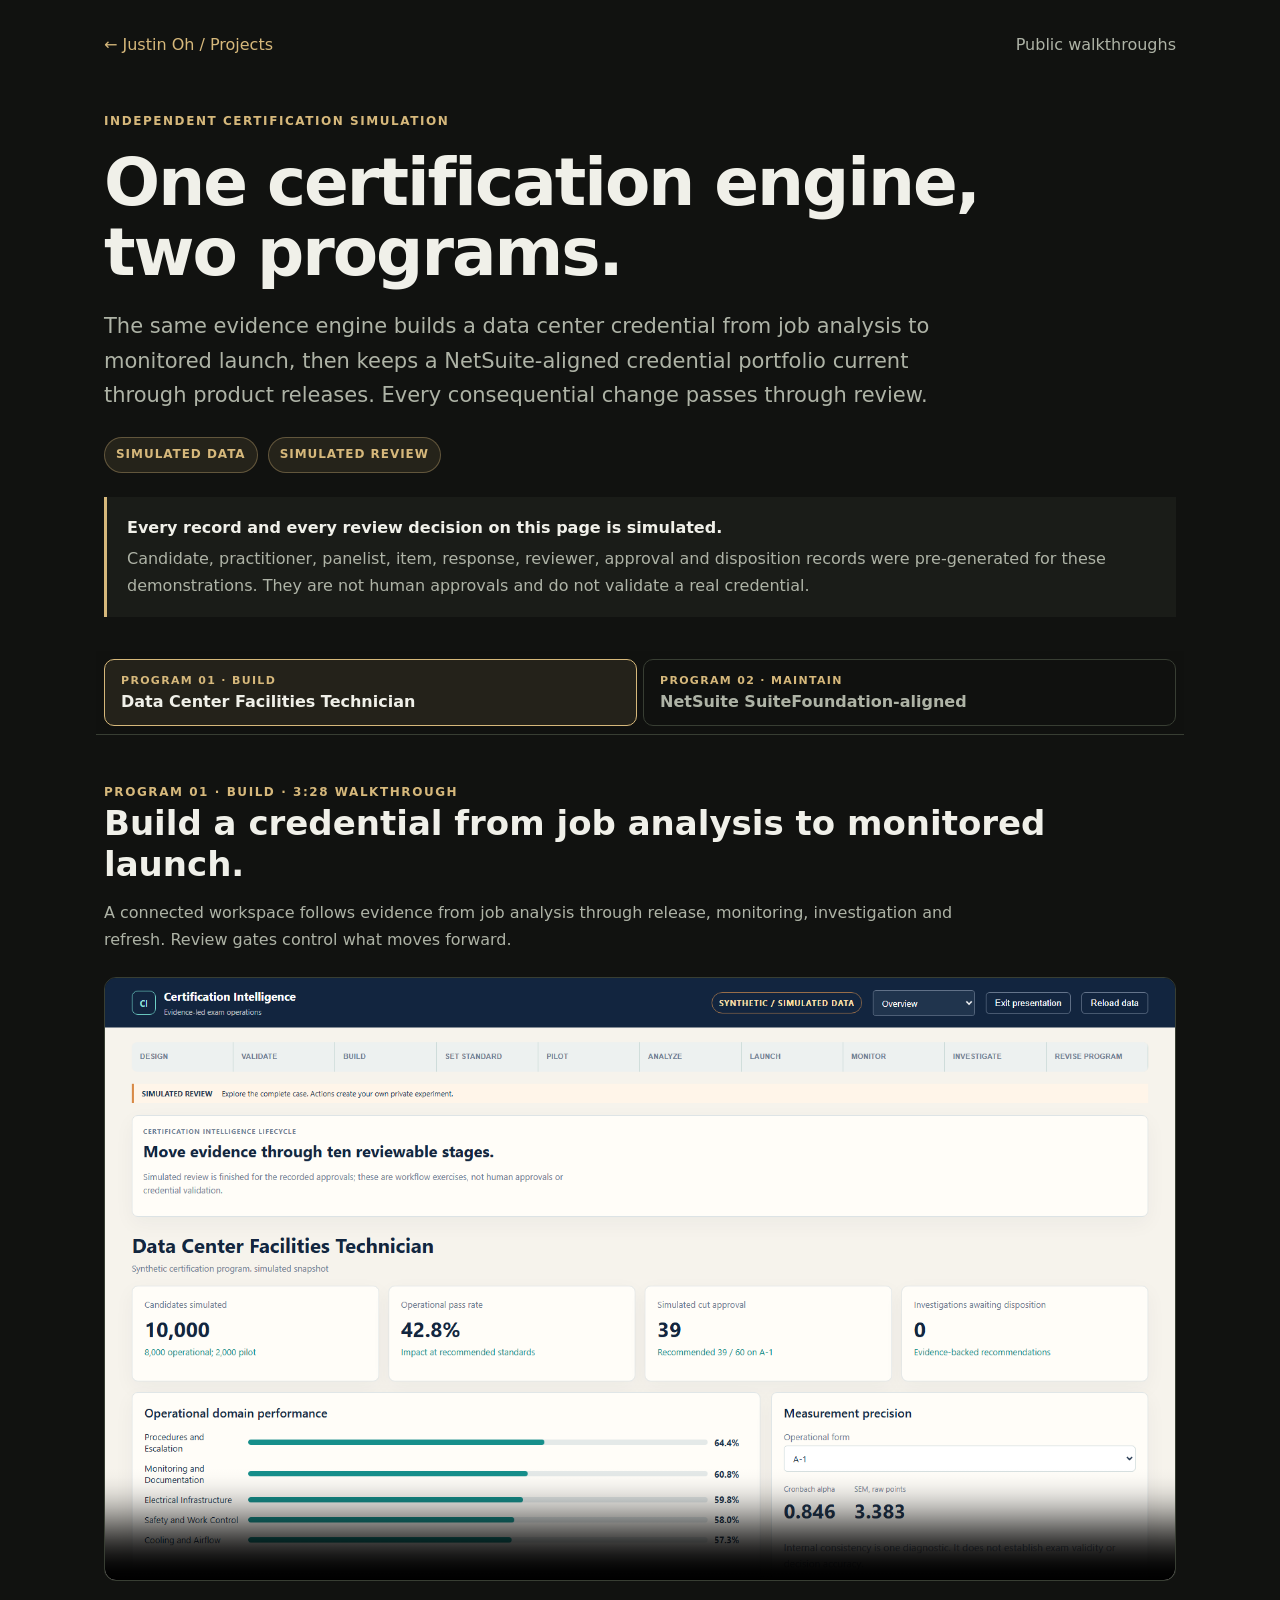
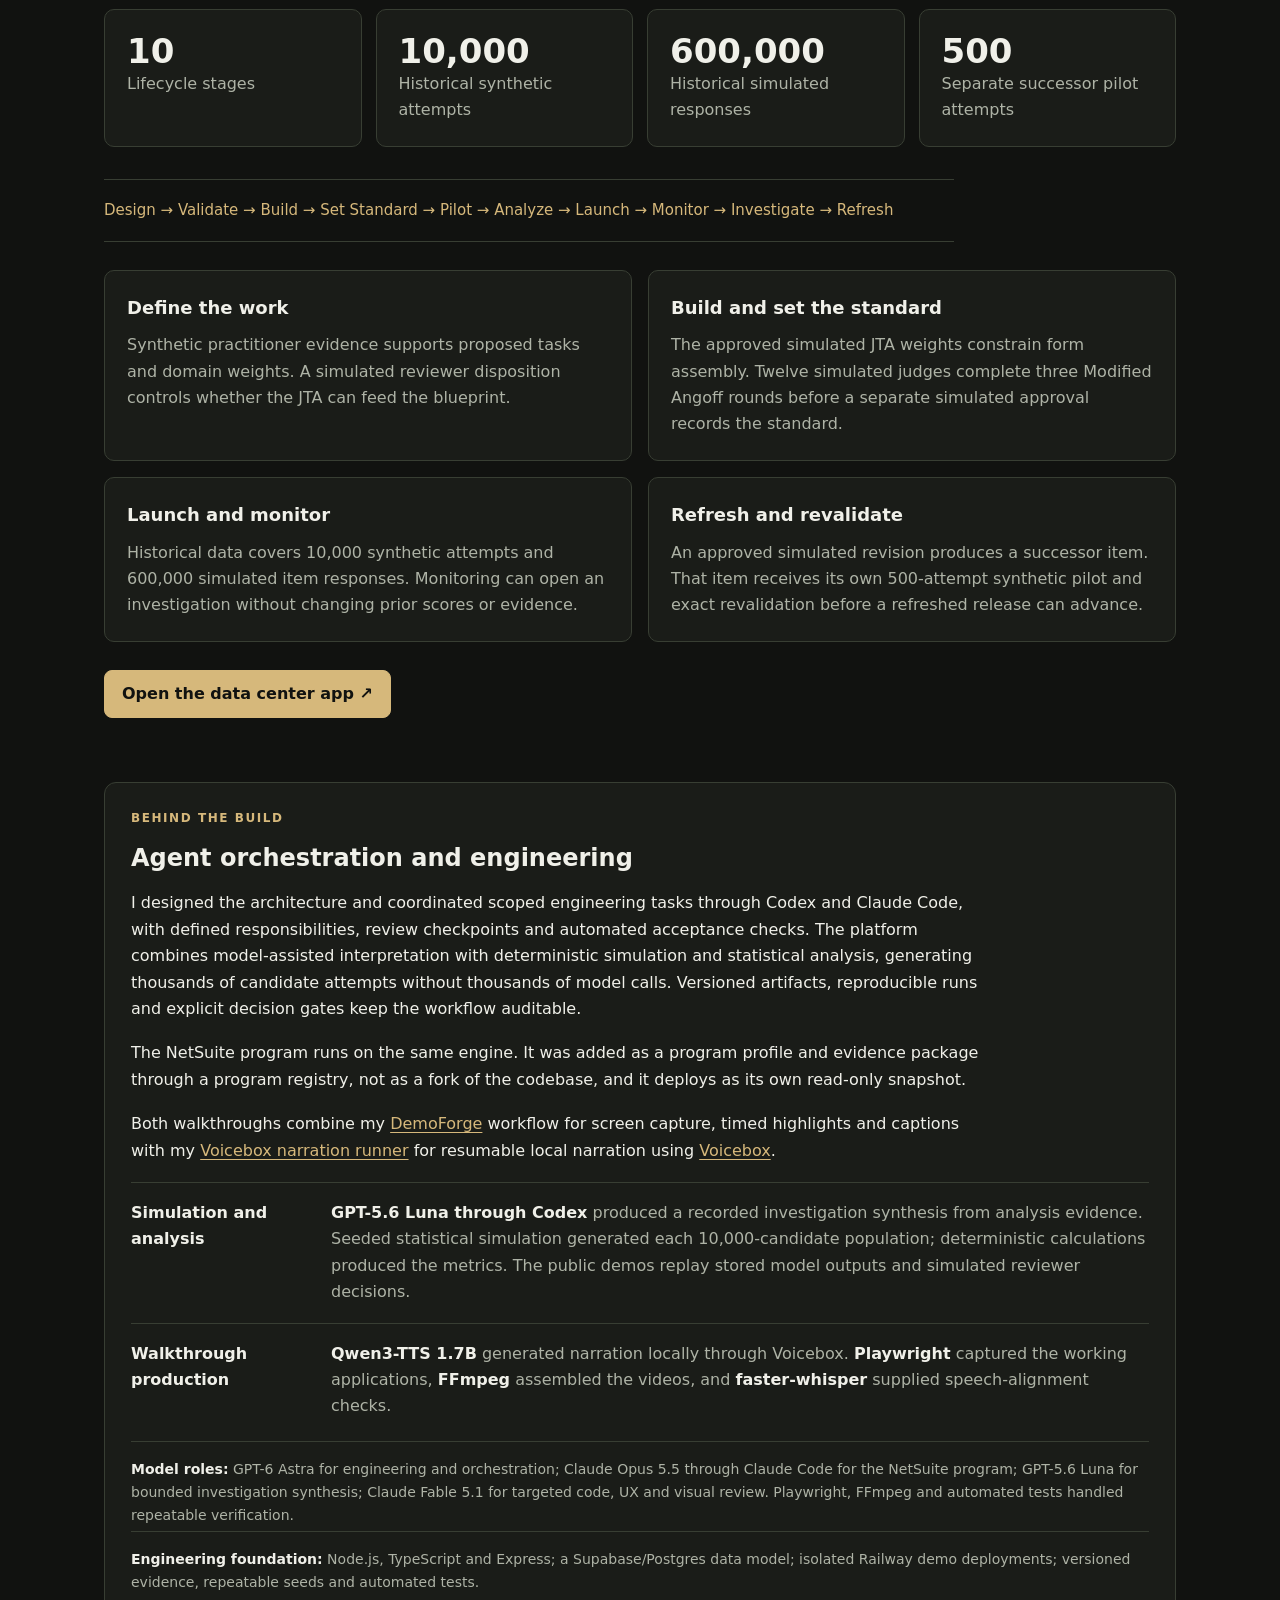
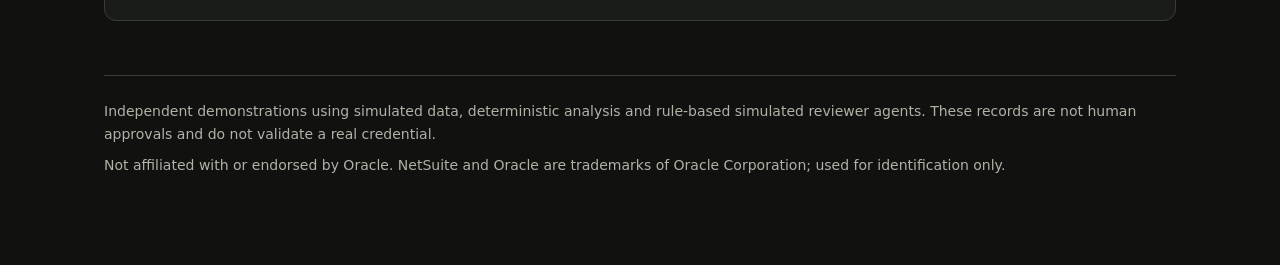
<file: walkthrough-certification-intelligence.html>
<!doctype html>
<html lang="en">
<head>
  <meta charset="utf-8" />
  <meta name="viewport" content="width=device-width, initial-scale=1" />
  <meta name="description" content="Certification Intelligence walkthroughs: one independent certification engine running a data center program and a NetSuite-aligned program, using simulated data and simulated review." />
  <title>Certification Intelligence | Walkthroughs</title>
  <link rel="icon" type="image/svg+xml" href="data:image/svg+xml,<svg xmlns='http://www.w3.org/2000/svg' viewBox='0 0 32 32'><rect width='32' height='32' rx='6' fill='%23141413'/><text x='50%25' y='54%25' dominant-baseline='middle' text-anchor='middle' font-family='Inter,sans-serif' font-weight='600' font-size='14' fill='%23c9a96e'>JO</text></svg>" />
  <style>
    :root { color-scheme: dark; --bg:#111210; --card:#1a1c18; --text:#f0f0e9; --muted:#aeb3a6; --line:#383e33; --accent:#d6b87b; --accent-soft:rgba(214,184,123,.1); }
    *, *::before, *::after { box-sizing:border-box; }
    html { scroll-behavior:smooth; scroll-padding-top:96px; }
    @media (prefers-reduced-motion:reduce) { html { scroll-behavior:auto; } }
    body { margin:0; background:var(--bg); color:var(--text); font:16px/1.65 Inter,system-ui,sans-serif; }
    main { max-width:1120px; margin:auto; padding:32px 24px 80px; }
    nav.top { display:flex; justify-content:space-between; align-items:center; gap:18px; margin-bottom:54px; }
    nav.top a { color:var(--accent); text-decoration:none; }
    h1 { max-width:900px; margin:16px 0; font-size:clamp(38px,6vw,66px); line-height:1.06; letter-spacing:-.03em; }
    h2 { margin:0 0 14px; font-size:clamp(25px,3vw,34px); line-height:1.2; }
    h3 { margin:0 0 10px; font-size:18px; }
    p { max-width:850px; }
    .eyebrow { color:var(--accent); font-size:12px; font-weight:700; letter-spacing:.13em; text-transform:uppercase; }
    .lead { color:var(--muted); font-size:21px; }
    .walkthrough-video { display:block; width:100%; height:auto; margin:24px 0; border:1px solid var(--line); border-radius:12px; background:#0a0b09; }
    .disclosures { display:flex; flex-wrap:wrap; gap:10px; margin:24px 0; }
    .chip { padding:7px 11px; border:1px solid rgba(214,184,123,.35); border-radius:999px; background:var(--accent-soft); color:var(--accent); font-size:12px; font-weight:700; letter-spacing:.08em; }
    .notice { margin:24px 0 34px; padding:18px 20px; border-left:3px solid var(--accent); background:var(--card); color:var(--muted); }
    .notice strong { display:block; margin-bottom:5px; color:var(--text); }
    .notice p { margin:0 0 6px; max-width:none; }
    .notice p:last-child { margin-bottom:0; }
    .switch { position:sticky; top:0; z-index:5; display:grid; grid-template-columns:1fr 1fr; gap:6px; margin:34px -8px 0; padding:8px; background:rgba(17,18,16,.92); backdrop-filter:blur(8px); border-bottom:1px solid var(--line); }
    .switch a { display:flex; flex-direction:column; gap:2px; padding:12px 16px; border:1px solid var(--line); border-radius:10px; color:var(--muted); text-decoration:none; transition:border-color .2s, background .2s, color .2s; }
    .switch a small { color:var(--accent); font-size:11px; font-weight:700; letter-spacing:.12em; text-transform:uppercase; }
    .switch a span { font-weight:600; line-height:1.3; }
    .switch a:hover { border-color:rgba(214,184,123,.5); color:var(--text); }
    .switch a[aria-selected="true"] { border-color:var(--accent); background:var(--accent-soft); color:var(--text); }
    .switch a:focus-visible { outline:3px solid var(--text); outline-offset:2px; }
    .program { margin-top:64px; padding-top:8px; }
    .program + .program { border-top:1px solid var(--line); padding-top:56px; }
    .tabs .program { margin-top:40px; }
    .tabs .program + .program { border-top:0; padding-top:8px; }
    .tabs .program[hidden] { display:none; }
    .tabs .program.entering { animation:program-in .28s cubic-bezier(.16,1,.3,1); }
    @keyframes program-in { from { opacity:0; transform:translateY(6px); } to { opacity:1; transform:none; } }
    @media (prefers-reduced-motion:reduce) { .tabs .program.entering { animation:none; } }
    .metrics { display:grid; grid-template-columns:repeat(4,1fr); gap:14px; margin:28px 0 32px; }
    .metric, .stage { padding:22px; border:1px solid var(--line); border-radius:10px; background:var(--card); }
    .metric strong { display:block; font-size:34px; line-height:1.15; }
    .metric span, .stage p, .muted { color:var(--muted); }
    .lifecycle { overflow-wrap:anywhere; padding:18px 0; border-block:1px solid var(--line); color:var(--accent); font-size:15px; }
    .stages { display:grid; grid-template-columns:repeat(2,1fr); gap:16px; margin-top:28px; }
    .stage p { margin:0; }
    .stage .step { display:block; margin-bottom:6px; color:var(--accent); font-size:12px; font-weight:700; letter-spacing:.1em; }
    .build-note { margin-top:64px; padding:26px; border:1px solid var(--line); border-radius:12px; background:var(--card); }
    .build-note h3 { margin:10px 0 12px; font-size:24px; }
    .build-note p { margin:0 0 18px; }
    .build-note dl { margin:0; }
    .build-note dl > div { display:grid; grid-template-columns:180px minmax(0,1fr); gap:20px; padding:17px 0; border-top:1px solid var(--line); }
    .build-note dt { font-weight:650; color:var(--text); }
    .build-note dd { margin:0; color:var(--muted); }
    .build-note strong { color:var(--text); font-weight:600; }
    .build-note a { color:var(--accent); text-underline-offset:3px; }
    .build-note a:focus-visible { outline:2px solid var(--accent); outline-offset:4px; }
    .build-note .build-stack { max-width:none; margin:4px 0 0; padding-top:16px; border-top:1px solid var(--line); font-size:14px; color:var(--muted); }
    .actions a { display:inline-flex; min-height:44px; align-items:center; justify-content:center; padding:10px 17px; border:1px solid var(--accent); border-radius:8px; color:var(--bg); background:var(--accent); text-decoration:none; font-weight:600; }
    .actions a:hover { filter:brightness(1.1); }
    .actions a:focus-visible { outline:3px solid var(--text); outline-offset:4px; }
    .actions { display:flex; flex-wrap:wrap; gap:12px; margin-top:28px; }
    footer { margin-top:54px; padding-top:24px; border-top:1px solid var(--line); color:var(--muted); font-size:14px; }
    footer p { margin:0 0 8px; max-width:none; }
    @media (max-width:800px) { .metrics { grid-template-columns:repeat(2,1fr); } }
    @media (max-width:600px) {
      main { padding:24px 16px 60px; } nav.top { align-items:flex-start; flex-direction:column; margin-bottom:38px; } .lead { font-size:18px; }
      .stages { grid-template-columns:1fr; } .metric strong { font-size:28px; } .actions { flex-direction:column; }
      .switch { margin-inline:-16px; padding:8px 16px; } .switch a { padding:10px 12px; } .switch a span { font-size:14px; }
      .build-note { padding:20px; } .build-note dl > div { grid-template-columns:1fr; gap:6px; }
    }
  </style>
</head>
<body>
  <main>
    <nav class="top" aria-label="Page navigation">
      <a href="index.html">&larr; Justin Oh / Projects</a>
      <span class="muted">Public walkthroughs</span>
    </nav>
    <header>
      <div class="eyebrow">Independent certification simulation</div>
      <h1>One certification engine, two programs.</h1>
      <p class="lead">The same evidence engine builds a data center credential from job analysis to monitored launch, then keeps a NetSuite-aligned credential portfolio current through product releases. Every consequential change passes through review.</p>
      <div class="disclosures" aria-label="Demonstration disclosures">
        <span class="chip">SIMULATED DATA</span>
        <span class="chip">SIMULATED REVIEW</span>
      </div>
    </header>
    <div class="notice">
      <strong>Every record and every review decision on this page is simulated.</strong>
      Candidate, practitioner, panelist, item, response, reviewer, approval and disposition records were pre-generated for these demonstrations. They are not human approvals and do not validate a real credential.
    </div>

    <nav class="switch" aria-label="Programs">
      <a href="#data-center" data-program="data-center"><small>Program 01 &middot; Build</small><span>Data Center Facilities Technician</span></a>
      <a href="#netsuite" data-program="netsuite"><small>Program 02 &middot; Maintain</small><span>NetSuite SuiteFoundation-aligned</span></a>
    </nav>

    <section class="program" id="data-center" aria-labelledby="walkthrough">
      <div class="eyebrow">Program 01 &middot; Build &middot; 3:28 walkthrough</div>
      <h2 id="walkthrough">Build a credential from job analysis to monitored launch.</h2>
      <p class="muted">A connected workspace follows evidence from job analysis through release, monitoring, investigation and refresh. Review gates control what moves forward.</p>
      <video class="walkthrough-video" aria-label="Data Center Facilities Technician walkthrough" controls playsinline preload="metadata" poster="assets/certification-intelligence.png" width="1920" height="1080">
        <source src="assets/certification-intelligence-c2cc6bb8.mp4" type="video/mp4" />
        Your browser does not support HTML5 video.
      </video>
      <div class="metrics" aria-label="Data center program scale">
        <div class="metric"><strong>10</strong><span>Lifecycle stages</span></div>
        <div class="metric"><strong>10,000</strong><span>Historical synthetic attempts</span></div>
        <div class="metric"><strong>600,000</strong><span>Historical simulated responses</span></div>
        <div class="metric"><strong>500</strong><span>Separate successor pilot attempts</span></div>
      </div>
      <p class="lifecycle">Design &rarr; Validate &rarr; Build &rarr; Set Standard &rarr; Pilot &rarr; Analyze &rarr; Launch &rarr; Monitor &rarr; Investigate &rarr; Refresh</p>
      <div class="stages">
        <article class="stage"><h3>Define the work</h3><p>Synthetic practitioner evidence supports proposed tasks and domain weights. A simulated reviewer disposition controls whether the JTA can feed the blueprint.</p></article>
        <article class="stage"><h3>Build and set the standard</h3><p>The approved simulated JTA weights constrain form assembly. Twelve simulated judges complete three Modified Angoff rounds before a separate simulated approval records the standard.</p></article>
        <article class="stage"><h3>Launch and monitor</h3><p>Historical data covers 10,000 synthetic attempts and 600,000 simulated item responses. Monitoring can open an investigation without changing prior scores or evidence.</p></article>
        <article class="stage"><h3>Refresh and revalidate</h3><p>An approved simulated revision produces a successor item. That item receives its own 500-attempt synthetic pilot and exact revalidation before a refreshed release can advance.</p></article>
      </div>
      <div class="actions" aria-label="Data center program actions">
        <a href="https://graceful-trust-production-3d23.up.railway.app" target="_blank" rel="noopener noreferrer">Open the data center app &nearr;</a>
      </div>
    </section>

    <section class="program" id="netsuite" aria-labelledby="netsuite-title">
      <div class="eyebrow">Program 02 &middot; Maintain &middot; 3:09 walkthrough</div>
      <h2 id="netsuite-title">Keep a credential current after a product release.</h2>
      <p class="muted">A simulated release changes how vendor bill approval works and touches four exams. The walkthrough follows one exam item from detection to a recorded revision and a portfolio report.</p>
      <video class="walkthrough-video" aria-label="NetSuite SuiteFoundation-aligned walkthrough" controls playsinline preload="metadata" poster="assets/certification-intelligence-netsuite.png" width="1920" height="1080">
        <source src="assets/certification-intelligence-netsuite-d211f902.mp4" type="video/mp4" />
        Your browser does not support HTML5 video.
      </video>
      <div class="metrics" aria-label="NetSuite program scale">
        <div class="metric"><strong>16</strong><span>Credentials in the portfolio map</span></div>
        <div class="metric"><strong>3</strong><span>Credential tiers</span></div>
        <div class="metric"><strong>5</strong><span>Exams tracked in the scenario</span></div>
        <div class="metric"><strong>10,000</strong><span>Simulated candidates</span></div>
      </div>
      <p class="lifecycle">Release lands &rarr; Detect &rarr; Confirm the cause &rarr; Revise on the record &rarr; Report</p>
      <div class="stages">
        <article class="stage"><span class="step">01</span><h3>Detect</h3><p>The monitor compares each item's p-value before and after the release. A drop of at least 15 points that survives a false discovery rate correction raises a flag.</p></article>
        <article class="stage"><span class="step">02</span><h3>Confirm the cause</h3><p>Item 54's p-value fell from .76 to .21, and the drop is the same at every experience level, so candidate ability did not change; the item did. A second flag with no linked release stays under monitoring.</p></article>
        <article class="stage"><span class="step">03</span><h3>Revise on the record</h3><p>A human disposition revises the item. The new version sits next to the original, reported scores stand, and the revised form is not claimed as equated.</p></article>
        <article class="stage"><span class="step">04</span><h3>Report</h3><p>Release impact rolls up to the portfolio: exams on track, open release-impact items, a named top risk and the credential map.</p></article>
      </div>
      <div class="notice">
        <p>Not affiliated with or endorsed by Oracle. Not an Oracle credential or Oracle University content. Exam topics are reported from public third-party sources. All candidates, items, SME, standard-setting and program data are simulated for this demo.</p>
        <p>NetSuite and Oracle are trademarks of Oracle Corporation; used for identification only.</p>
      </div>
      <div class="actions" aria-label="NetSuite program actions">
        <a href="https://netsuite-cert-demo-production.up.railway.app" target="_blank" rel="noopener noreferrer">Open the NetSuite app &nearr;</a>
      </div>
    </section>

    <aside class="build-note" aria-labelledby="build-note-title">
      <div class="eyebrow">Behind the build</div>
      <h3 id="build-note-title">Agent orchestration and engineering</h3>
      <p>I designed the architecture and coordinated scoped engineering tasks through Codex and Claude Code, with defined responsibilities, review checkpoints and automated acceptance checks. The platform combines model-assisted interpretation with deterministic simulation and statistical analysis, generating thousands of candidate attempts without thousands of model calls. Versioned artifacts, reproducible runs and explicit decision gates keep the workflow auditable.</p>
      <p>The NetSuite program runs on the same engine. It was added as a program profile and evidence package through a program registry, not as a fork of the codebase, and it deploys as its own read-only snapshot.</p>
      <p>Both walkthroughs combine my <a href="https://github.com/Cheeryoh/demo-forge" target="_blank" rel="noopener noreferrer">DemoForge</a> workflow for screen capture, timed highlights and captions with my <a href="https://github.com/Cheeryoh/voicebox-narration-runner" target="_blank" rel="noopener noreferrer">Voicebox narration runner</a> for resumable local narration using <a href="https://github.com/jamiepine/voicebox" target="_blank" rel="noopener noreferrer">Voicebox</a>.</p>
      <dl>
        <div>
          <dt>Simulation and analysis</dt>
          <dd><strong>GPT-5.6 Luna through Codex</strong> produced a recorded investigation synthesis from analysis evidence. Seeded statistical simulation generated each 10,000-candidate population; deterministic calculations produced the metrics. The public demos replay stored model outputs and simulated reviewer decisions.</dd>
        </div>
        <div>
          <dt>Walkthrough production</dt>
          <dd><strong>Qwen3-TTS 1.7B</strong> generated narration locally through Voicebox. <strong>Playwright</strong> captured the working applications, <strong>FFmpeg</strong> assembled the videos, and <strong>faster-whisper</strong> supplied speech-alignment checks.</dd>
        </div>
      </dl>
      <p class="build-stack"><strong>Model roles:</strong> GPT-6 Astra for engineering and orchestration; Claude Opus 5.5 through Claude Code for the NetSuite program; GPT-5.6 Luna for bounded investigation synthesis; Claude Fable 5.1 for targeted code, UX and visual review. Playwright, FFmpeg and automated tests handled repeatable verification.</p>
      <p class="build-stack"><strong>Engineering foundation:</strong> Node.js, TypeScript and Express; a Supabase/Postgres data model; isolated Railway demo deployments; versioned evidence, repeatable seeds and automated tests.</p>
    </aside>

    <footer>
      <p>Independent demonstrations using simulated data, deterministic analysis and rule-based simulated reviewer agents. These records are not human approvals and do not validate a real credential.</p>
      <p>Not affiliated with or endorsed by Oracle. NetSuite and Oracle are trademarks of Oracle Corporation; used for identification only.</p>
    </footer>
  </main>
  <script>
    // Program switch: tabs swap the program section in place. Without JavaScript the links still scroll to each section.
    (function () {
      var bar = document.querySelector('.switch');
      var tabs = Array.prototype.slice.call(bar.querySelectorAll('a'));
      var panels = tabs.map(function (t) { return document.getElementById(t.getAttribute('data-program')); });
      document.documentElement.classList.add('tabs');
      bar.setAttribute('role', 'tablist');
      tabs.forEach(function (t, i) {
        t.setAttribute('role', 'tab'); t.id = 'tab-' + panels[i].id; t.setAttribute('aria-controls', panels[i].id);
        panels[i].setAttribute('role', 'tabpanel'); panels[i].setAttribute('aria-labelledby', t.id);
      });
      var idFor = function (hash) { var id = (hash || '').replace('#', ''); if (id === 'walkthrough') id = 'data-center'; return panels.some(function (p) { return p.id === id; }) ? id : null; };
      var show = function (id, animate) {
        panels.forEach(function (p, i) {
          var on = p.id === id;
          tabs[i].setAttribute('aria-selected', on ? 'true' : 'false'); tabs[i].tabIndex = on ? 0 : -1;
          if (on) {
            p.hidden = false;
            if (animate) { p.classList.remove('entering'); void p.offsetWidth; p.classList.add('entering'); }
          } else {
            p.hidden = true; p.querySelectorAll('video').forEach(function (v) { v.pause(); });
          }
        });
      };
      // A sticky element reports its stuck position, so a marker just above it records where the bar sits in the page.
      var marker = document.createElement('div');
      bar.parentNode.insertBefore(marker, bar);
      var barTop = function () { return Math.round(marker.getBoundingClientRect().top + window.scrollY + parseFloat(getComputedStyle(bar).marginTop)); };
      var jump = function (y) { try { window.scrollTo({ top: y, behavior: 'instant' }); } catch (e) { window.scrollTo(0, y); } };
      var select = function (id) {
        var top = barTop();
        show(id, true);
        if (history.replaceState) history.replaceState(null, '', '#' + id);
        if (window.scrollY > top) jump(top);
      };
      tabs.forEach(function (t, i) {
        t.addEventListener('click', function (e) { e.preventDefault(); select(panels[i].id); });
        t.addEventListener('keydown', function (e) {
          var d = e.key === 'ArrowRight' ? 1 : e.key === 'ArrowLeft' ? -1 : 0;
          if (!d) return;
          e.preventDefault(); var n = tabs[(i + d + tabs.length) % tabs.length]; n.focus(); select(n.getAttribute('data-program'));
        });
      });
      window.addEventListener('hashchange', function () { var id = idFor(location.hash); if (id) { show(id, true); jump(barTop()); } });
      var start = idFor(location.hash) || 'data-center';
      show(start, false);
      // A deep link (from the homepage tiles) lands with the switch at the top and the chosen program's video in view.
      if (idFor(location.hash)) {
        if (history.replaceState) history.replaceState(null, '', '#' + start);
        var land = function () { jump(barTop()); };
        land(); window.addEventListener('load', land, { once: true });
      }
      var videos = Array.prototype.slice.call(document.querySelectorAll('video'));
      videos.forEach(function (v) { v.addEventListener('play', function () { videos.forEach(function (o) { if (o !== v) o.pause(); }); }); });
    })();
  </script>
</body>
</html>
</file>
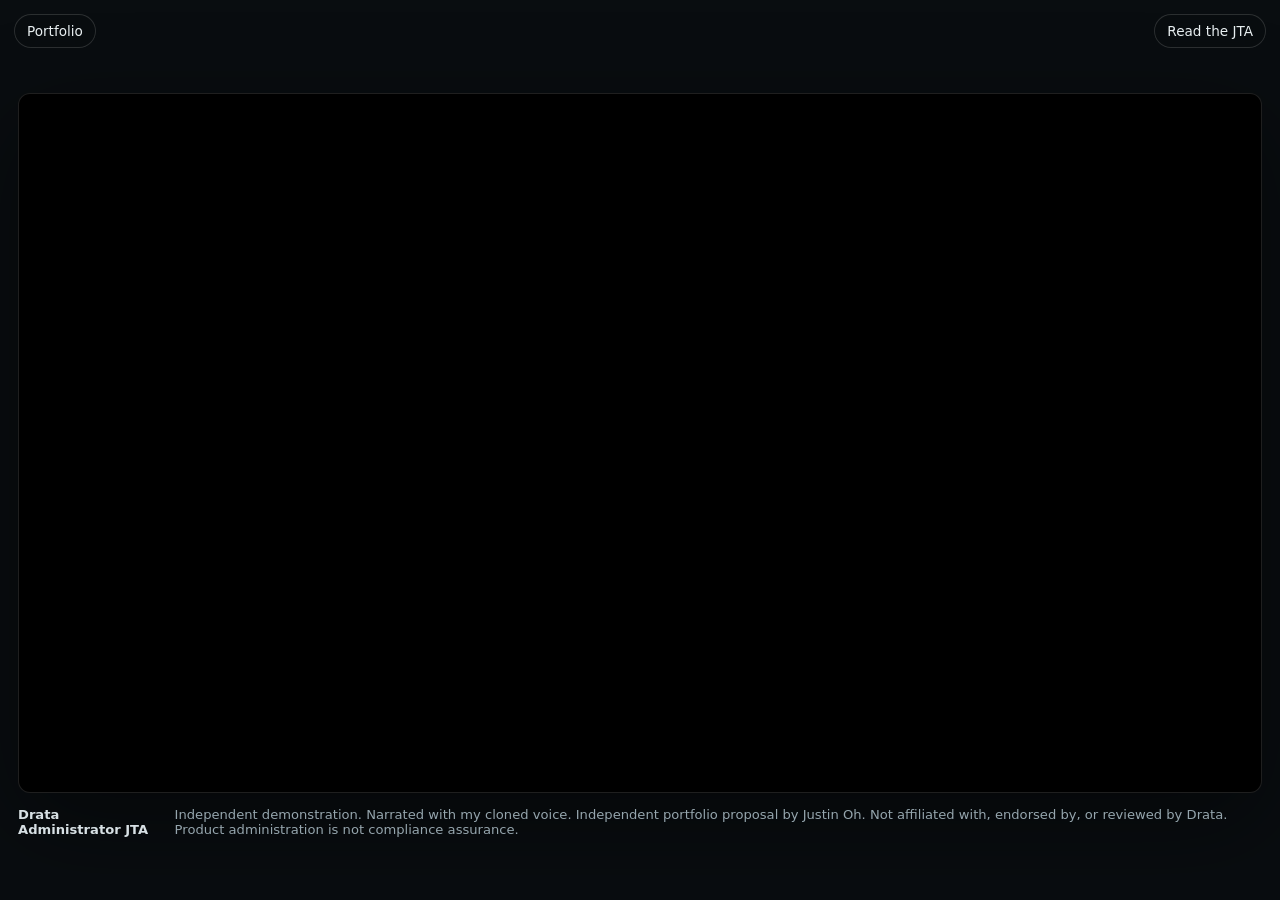
<file: walkthrough-drata-jta.html>
<!DOCTYPE html>
<html lang="en">
<head>
  <meta charset="UTF-8" />
  <meta name="viewport" content="width=device-width, initial-scale=1.0" />
  <meta name="description" content="A short walkthrough of a public-evidence Drata Administrator Job Task Analysis." />
  <meta name="robots" content="noindex, nofollow" />
  <title>Drata Administrator JTA Walkthrough | Justin Oh</title>
  <style>
    * { box-sizing: border-box; }
    html, body { width: 100%; min-height: 100%; margin: 0; background: #090d10; color: #f2f6f7; }
    body { font-family: Inter, ui-sans-serif, system-ui, -apple-system, BlinkMacSystemFont, "Segoe UI", sans-serif; }
    .nav {
      position: fixed; inset: 14px 14px auto 14px; z-index: 2;
      display: flex; justify-content: space-between; gap: 10px; pointer-events: none;
    }
    .nav a {
      pointer-events: auto; color: #e8eff1; text-decoration: none; font-size: .85rem;
      padding: 8px 12px; border: 1px solid rgba(255,255,255,.14); border-radius: 999px;
      background: rgba(9,13,16,.8); backdrop-filter: blur(12px);
    }
    .nav a:hover { border-color: #69e0c2; }
    .nav a:focus-visible { outline: 3px solid #e4b969; outline-offset: 3px; }
    main { min-height: 100vh; display: grid; place-items: center; padding: 68px 18px 38px; }
    .frame { width: min(100%, 1600px); }
    .video-frame {
      display: block; width: 100%; aspect-ratio: 16 / 9; background: #000;
      border: 1px solid rgba(255,255,255,.12); border-radius: 12px;
      box-shadow: 0 30px 100px rgba(0,0,0,.45);
      overflow: hidden;
    }
    iframe { display: block; width: 100%; height: 100%; border: 0; }
    .caption { display: flex; justify-content: space-between; gap: 20px; margin-top: 14px; color: #95a5ad; font-size: .82rem; }
    .caption strong { color: #d7e0e4; }
    @media (max-width: 650px) {
      .nav { position: static; padding: 12px; }
      main { min-height: auto; padding: 18px 12px 32px; }
      .caption { display: block; }
      .caption span { display: block; margin-top: 6px; }
    }
  </style>
</head>
<body>
  <nav class="nav" aria-label="Walkthrough navigation">
    <a href="index.html">Portfolio</a>
    <a href="drata-jta.html">Read the JTA</a>
  </nav>
  <main>
    <div class="frame">
      <div class="video-frame">
        <iframe
          src="https://www.youtube-nocookie.com/embed/KhZf-vY0Wd4?rel=0"
          title="Drata Administrator JTA walkthrough"
          loading="eager"
          referrerpolicy="strict-origin-when-cross-origin"
          allow="accelerometer; autoplay; clipboard-write; encrypted-media; gyroscope; picture-in-picture; web-share"
          allowfullscreen></iframe>
      </div>
      <div class="caption">
        <strong>Drata Administrator JTA</strong>
        <span>Independent demonstration. Narrated with my cloned voice. Independent portfolio proposal by Justin Oh. Not affiliated with, endorsed by, or reviewed by Drata. Product administration is not compliance assurance.</span>
      </div>
    </div>
  </main>
</body>
</html>
</file>
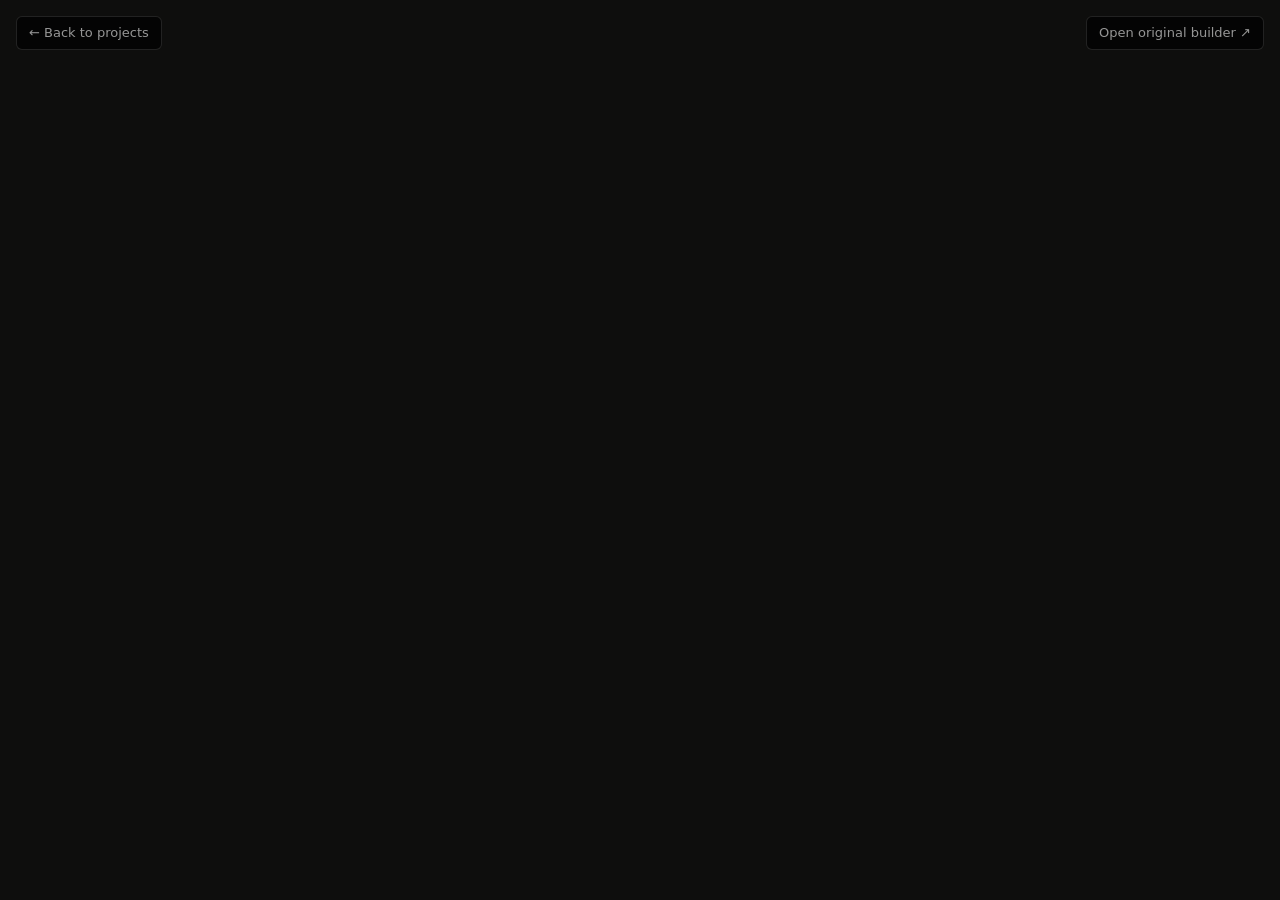
<file: walkthrough-jta.html>
<!DOCTYPE html>
<html lang="en">
<head>
  <meta charset="UTF-8" />
  <meta name="viewport" content="width=device-width, initial-scale=1.0" />
  <meta name="description" content="Historical walkthrough of the JTA Exam Builder Orchestra." />
  <title>JTA Exam Builder Orchestra | Walkthrough</title>
  <link rel="icon" type="image/svg+xml" href="data:image/svg+xml,<svg xmlns='http://www.w3.org/2000/svg' viewBox='0 0 32 32'><rect width='32' height='32' rx='6' fill='%23141413'/><text x='50%25' y='54%25' dominant-baseline='middle' text-anchor='middle' font-family='Inter,sans-serif' font-weight='600' font-size='14' fill='%23c9a96e'>JO</text></svg>" />
  <style>
    *, *::before, *::after { box-sizing: border-box; margin: 0; padding: 0; }
    html, body { width: 100%; height: 100%; background: #0e0e0d; }
    #player-wrap { position: fixed; inset: 0; display: flex; align-items: center; justify-content: center; }
    iframe { width: 100vw; height: 56.25vw; max-height: 100vh; max-width: 177.78vh; border: none; }
    .page-nav { position: fixed; inset: 16px 16px auto; display: flex; justify-content: space-between; gap: 12px; z-index: 10; }
    .page-nav a { font: 13px/1.4 Inter, system-ui, sans-serif; color: rgba(255,255,255,.58); text-decoration: none; background: rgba(0,0,0,.68); padding: 7px 12px; border: 1px solid rgba(255,255,255,.12); border-radius: 6px; transition: color .2s, border-color .2s; }
    .page-nav a:hover, .page-nav a:focus-visible { color: rgba(255,255,255,.92); border-color: rgba(214,184,123,.55); }
    @media (max-width: 560px) { .page-nav { inset: 10px 10px auto; } .page-nav a { font-size: 12px; padding: 6px 9px; } }
  </style>
</head>
<body>
  <nav class="page-nav" aria-label="Walkthrough navigation">
    <a href="index.html">&larr; Back to projects</a>
    <a href="https://exam-jta-orchestration-production.up.railway.app/" target="_blank" rel="noopener noreferrer">Open original builder &nearr;</a>
  </nav>
  <main id="player-wrap">
    <div id="yt" aria-label="JTA Exam Builder Orchestra video walkthrough"></div>
  </main>
  <script>
    var tag = document.createElement('script');
    tag.src = 'https://www.youtube.com/iframe_api';
    document.head.appendChild(tag);

    var player;
    function onYouTubeIframeAPIReady() {
      player = new YT.Player('yt', {
        videoId: '81cj6c5laE0',
        playerVars: { autoplay: 1, rel: 0, modestbranding: 1, vq: 'hd1080' },
        events: {
          onReady: function(e) {
            e.target.setPlaybackQuality('hd1080');
            e.target.setPlaybackRate(1.25);
            e.target.playVideo();
          }
        }
      });
    }
  </script>
</body>
</html>
</file>
<file: style.css>
@import url('https://fonts.googleapis.com/css2?family=Inter:wght@300;400;500;600&display=swap');

/* ─── RESET ─────────────────────────────────────────── */
*, *::before, *::after { box-sizing: border-box; }
* { margin: 0; }
html { -webkit-text-size-adjust: none; }
body { line-height: 1.5; -webkit-font-smoothing: antialiased; }
img, picture, video, canvas, svg { display: block; max-width: 100%; }
input, button, textarea, select { font: inherit; }
p, h1, h2, h3, h4, h5, h6 { overflow-wrap: break-word; }
a { color: inherit; }
ul, ol { list-style: none; padding: 0; }

/* ─── TOKENS ─────────────────────────────────────────── */
:root {
  --bg:           #141413;
  --surface:      #1c1c1a;
  --surface-alt:  #232320;
  --border:       #2e2e2a;
  --border-hover: rgba(232, 221, 208, 0.25);
  --accent:       #e8ddd0;
  --accent-warm:  #c9a96e;
  --text:         #e8ddd0;
  --text-muted:   #7a7a6e;
  --text-dim:     #4a4a40;
  --glow:         rgba(232, 221, 208, 0.04);
  --glow-warm:    rgba(201, 169, 110, 0.10);
  --badge-bg:     rgba(201, 169, 110, 0.10);
  --badge-border: rgba(201, 169, 110, 0.25);
  --badge-text:   #c9a96e;
  --tag-bg:       rgba(232, 221, 208, 0.06);
  --tag-border:   rgba(232, 221, 208, 0.12);
  --font: 'Inter', -apple-system, BlinkMacSystemFont, 'Segoe UI', sans-serif;
  --radius-md:  10px;
  --radius-lg:  14px;
  --radius-pill: 999px;
  --ease: cubic-bezier(0.16, 1, 0.3, 1);
  --duration: 0.3s;
  --nav-height: 60px;
  --max-width: 1080px;
}

/* ─── TYPOGRAPHY ─────────────────────────────────────── */
body {
  font-family: var(--font);
  font-size: 15px;
  line-height: 1.7;
  color: var(--text);
  background-color: var(--bg);
}

h1, h2, h3 {
  font-weight: 400;
  line-height: 1.15;
  letter-spacing: -0.02em;
}

/* ─── LAYOUT ─────────────────────────────────────────── */
.container {
  width: 100%;
  max-width: var(--max-width);
  margin-inline: auto;
  padding-inline: 24px;
}

section {
  padding-block: 96px;
}

section + section {
  border-top: 1px solid var(--border);
}

.section-label {
  font-size: 11px;
  font-weight: 600;
  letter-spacing: 0.12em;
  text-transform: uppercase;
  color: var(--accent-warm);
  margin-bottom: 12px;
}

.section-title {
  font-size: clamp(28px, 4vw, 40px);
  font-weight: 400;
  color: var(--accent);
  letter-spacing: -0.025em;
}

.section-subtitle {
  margin-top: 8px;
  color: var(--text-muted);
  font-size: 15px;
}

.section-header {
  margin-bottom: 48px;
}

/* ─── ANIMATIONS ─────────────────────────────────────── */
[data-animate] {
  opacity: 0;
  transform: translateY(48px);
  transition:
    opacity 0.6s var(--ease),
    transform 0.6s var(--ease);
  transition-delay: calc(var(--stagger, 0) * 80ms);
}

[data-animate="visible"] {
  opacity: 1;
  transform: translateY(0);
}

@keyframes drift-a {
  0%, 100% { transform: translate(0, 0) scale(1); }
  50%       { transform: translate(60px, -40px) scale(1.1); }
}

@keyframes drift-b {
  0%, 100% { transform: translate(0, 0) scale(1); }
  50%       { transform: translate(-50px, 50px) scale(0.95); }
}

@keyframes wordIn {
  from { opacity: 0; transform: translateY(8px); }
  to   { opacity: 1; transform: translateY(0); }
}

@keyframes wordOut {
  from { opacity: 1; transform: translateY(0); }
  to   { opacity: 0; transform: translateY(-8px); }
}

.hero-word { display: inline; }
.hero-word.fade-out { animation: wordOut 0.3s var(--ease) forwards; }
.hero-word.fade-in  { animation: wordIn  0.3s var(--ease) forwards; }

@media (prefers-reduced-motion: reduce) {
  [data-animate] { opacity: 1 !important; transform: none !important; transition: none !important; }
  .hero-mesh-a, .hero-mesh-b { animation: none !important; }
}

/* ─── NAV ────────────────────────────────────────────── */
.nav {
  position: fixed;
  top: 0; left: 0; right: 0;
  z-index: 100;
  height: var(--nav-height);
  display: flex;
  align-items: center;
  border-bottom: 1px solid transparent;
  transition: background var(--duration) var(--ease), border-color var(--duration) var(--ease);
}

.nav.scrolled {
  background: rgba(20, 20, 19, 0.88);
  backdrop-filter: blur(16px);
  -webkit-backdrop-filter: blur(16px);
  border-bottom-color: var(--border);
}

.nav .container {
  display: flex;
  align-items: center;
  justify-content: space-between;
}

.nav-logo {
  font-size: 15px;
  font-weight: 600;
  color: var(--accent-warm);
  letter-spacing: 0.06em;
  text-decoration: none;
}

.nav-links {
  display: flex;
  align-items: center;
  gap: 32px;
}

.nav-links a {
  font-size: 14px;
  color: var(--text-muted);
  text-decoration: none;
  position: relative;
  padding-bottom: 2px;
  transition: color var(--duration) var(--ease);
}

.nav-links a::after {
  content: '';
  position: absolute;
  bottom: 0; left: 0; right: 0;
  height: 1px;
  background: var(--accent-warm);
  transform: scaleX(0);
  transition: transform var(--duration) var(--ease);
  transform-origin: left;
}

.nav-links a:hover,
.nav-links a.active { color: var(--accent); }

.nav-links a:hover::after,
.nav-links a.active::after { transform: scaleX(1); }

.nav-toggle {
  display: none;
  background: none;
  border: none;
  cursor: pointer;
  padding: 8px;
  color: var(--text-muted);
  flex-direction: column;
  gap: 5px;
}

.nav-toggle span {
  display: block;
  width: 22px;
  height: 1.5px;
  background: currentColor;
  transition: transform var(--duration) var(--ease), opacity var(--duration) var(--ease);
}

.nav-toggle[aria-expanded="true"] span:nth-child(1) { transform: translateY(6.5px) rotate(45deg); }
.nav-toggle[aria-expanded="true"] span:nth-child(2) { opacity: 0; }
.nav-toggle[aria-expanded="true"] span:nth-child(3) { transform: translateY(-6.5px) rotate(-45deg); }

@media (max-width: 640px) {
  .nav-toggle { display: flex; }

  .nav-links {
    display: none;
    position: absolute;
    top: var(--nav-height);
    left: 0; right: 0;
    flex-direction: column;
    background: rgba(20, 20, 19, 0.97);
    backdrop-filter: blur(16px);
    padding: 24px;
    gap: 24px;
    border-bottom: 1px solid var(--border);
  }

  .nav-links.open { display: flex; }
}

/* ─── HERO ───────────────────────────────────────────── */
.hero {
  position: relative;
  min-height: 100svh;
  display: flex;
  align-items: center;
  overflow: hidden;
  padding-top: var(--nav-height);
  border-top: none !important;
}

.hero-bg {
  position: absolute;
  inset: 0;
  pointer-events: none;
  overflow: hidden;
}

.hero-mesh-a, .hero-mesh-b {
  position: absolute;
  border-radius: 50%;
  filter: blur(120px);
}

.hero-mesh-a {
  width: 600px; height: 600px;
  background: radial-gradient(circle, rgba(201,169,110,0.07) 0%, transparent 70%);
  top: -100px; right: -80px;
  animation: drift-a 20s ease-in-out infinite;
}

.hero-mesh-b {
  width: 500px; height: 500px;
  background: radial-gradient(circle, rgba(232,221,208,0.04) 0%, transparent 70%);
  bottom: -80px; left: -60px;
  animation: drift-b 24s ease-in-out infinite;
}

.hero-content {
  position: relative;
  z-index: 1;
  max-width: 680px;
}

.hero-label {
  font-size: 11px;
  font-weight: 600;
  letter-spacing: 0.12em;
  text-transform: uppercase;
  color: var(--accent-warm);
  margin-bottom: 20px;
}

.hero-title {
  font-size: clamp(44px, 6.5vw, 72px);
  font-weight: 300;
  color: var(--accent);
  letter-spacing: -0.03em;
  line-height: 1.06;
  margin-bottom: 24px;
}

.hero-title em {
  font-style: normal;
  font-weight: 500;
}

.hero-sub {
  font-size: 17px;
  color: var(--text-muted);
  line-height: 1.75;
  max-width: 460px;
  margin-bottom: 40px;
}

.hero-ctas {
  display: flex;
  gap: 12px;
  flex-wrap: wrap;
}

.btn {
  display: inline-flex;
  align-items: center;
  gap: 6px;
  padding: 11px 22px;
  border-radius: var(--radius-md);
  font-size: 14px;
  font-weight: 500;
  text-decoration: none;
  transition: all var(--duration) var(--ease);
  border: none;
  cursor: pointer;
}

.btn-primary {
  background: var(--accent);
  color: var(--bg);
}

.btn-primary:hover {
  background: #f0e6d8;
  transform: translateY(-1px);
}

.btn-secondary {
  background: transparent;
  color: var(--text-muted);
  border: 1px solid var(--border);
}

.btn-secondary:hover {
  border-color: var(--border-hover);
  color: var(--accent);
  transform: translateY(-1px);
}

.hero-scroll {
  position: absolute;
  bottom: 32px;
  left: 50%;
  transform: translateX(-50%);
  display: flex;
  flex-direction: column;
  align-items: center;
  gap: 8px;
  color: var(--text-dim);
  font-size: 10px;
  letter-spacing: 0.1em;
  text-transform: uppercase;
}

.hero-scroll-line {
  width: 1px;
  height: 36px;
  background: linear-gradient(to bottom, var(--text-dim), transparent);
}

/* ─── PROJECTS ───────────────────────────────────────── */
.projects-grid {
  display: grid;
  gap: 20px;
}

.projects-capstone-grid {
  display: grid;
  grid-template-columns: repeat(2, minmax(0, 1fr));
  gap: 20px;
  align-items: stretch;
}

.projects-sub-grid {
  display: grid;
  grid-template-columns: repeat(3, minmax(0, 1fr));
  gap: 20px;
}

.card {
  background: var(--surface);
  border: 1px solid var(--border);
  border-radius: var(--radius-lg);
  padding: 32px;
  display: flex;
  flex-direction: column;
  gap: 20px;
  transition:
    border-color var(--duration) var(--ease),
    box-shadow   var(--duration) var(--ease),
    background   var(--duration) var(--ease);
  position: relative;
  overflow: hidden;
}

.card::before {
  content: '';
  position: absolute;
  inset: 0;
  background: radial-gradient(ellipse at 80% 0%, var(--glow-warm), transparent 60%);
  opacity: 0;
  transition: opacity 0.5s var(--ease);
  pointer-events: none;
}

.card:hover {
  border-color: var(--border-hover);
  box-shadow: 0 0 60px var(--glow);
  background: var(--surface-alt);
}

.card:hover::before { opacity: 1; }

.card-top {
  display: flex;
  align-items: flex-start;
  justify-content: space-between;
  gap: 12px;
}

.card-category {
  font-size: 10px;
  font-weight: 600;
  letter-spacing: 0.12em;
  text-transform: uppercase;
  color: var(--text-dim);
}

.card-badge {
  display: inline-flex;
  align-items: center;
  gap: 5px;
  padding: 3px 10px;
  border-radius: var(--radius-pill);
  font-size: 11px;
  font-weight: 500;
  background: var(--badge-bg);
  border: 1px solid var(--badge-border);
  color: var(--badge-text);
  white-space: nowrap;
  flex-shrink: 0;
}

.card-badge-dot {
  width: 6px; height: 6px;
  border-radius: 50%;
  background: var(--accent-warm);
}

.card-title {
  font-size: clamp(20px, 2.5vw, 26px);
  font-weight: 500;
  color: var(--accent);
  letter-spacing: -0.02em;
  line-height: 1.2;
}

.card-hook {
  font-size: 14px;
  color: var(--text-muted);
  margin-top: 4px;
  line-height: 1.5;
}

.card-divider {
  height: 1px;
  background: var(--border);
}

.card-stats {
  display: flex;
  gap: 32px;
  flex-wrap: wrap;
}

.card-stat {
  display: flex;
  flex-direction: column;
  gap: 3px;
}

.card-stat-value {
  font-size: 22px;
  font-weight: 500;
  color: var(--accent);
  letter-spacing: -0.02em;
  line-height: 1;
}

.card-stat-label {
  font-size: 11px;
  color: var(--text-dim);
  letter-spacing: 0.04em;
}

.card-desc {
  font-size: 14px;
  color: var(--text-muted);
  line-height: 1.75;
  flex: 1;
}

.card-tags {
  display: flex;
  flex-wrap: wrap;
  gap: 6px;
}

.tag {
  display: inline-block;
  padding: 3px 10px;
  border-radius: var(--radius-pill);
  font-size: 11px;
  font-weight: 500;
  background: var(--tag-bg);
  border: 1px solid var(--tag-border);
  color: var(--text-muted);
  white-space: nowrap;
  transition: border-color var(--duration) var(--ease), color var(--duration) var(--ease);
}

.card:hover .tag {
  border-color: rgba(232,221,208,0.18);
}

.card-ctas {
  display: flex;
  gap: 12px;
  align-items: center;
  flex-wrap: wrap;
  margin-top: auto;
}

.card-cta-primary {
  display: inline-flex;
  align-items: center;
  gap: 4px;
  padding: 9px 18px;
  border-radius: var(--radius-md);
  font-size: 13px;
  font-weight: 500;
  text-decoration: none;
  background: var(--accent);
  color: var(--bg);
  transition: all var(--duration) var(--ease);
}

.card-cta-primary:hover {
  background: #f0e6d8;
  transform: translateY(-1px);
}

.card-cta-muted {
  font-size: 12px;
  color: var(--text-dim);
  font-weight: 500;
  letter-spacing: 0.04em;
}

/* ─── FLAGSHIP CARD ──────────────────────────────────── */
.card-media {
  margin: -32px -32px 0;
  display: grid;
  grid-template-columns: 1fr 1fr;
  gap: 1px;
  background: var(--border);
  border-bottom: 1px solid var(--border);
}

.card-media img {
  width: 100%;
  height: 100%;
  aspect-ratio: 16 / 9;
  object-fit: cover;
  display: block;
}

.card-capstone {
  height: 100%;
}

.card-capstone .card-media {
  grid-template-columns: 1fr;
}

.card-media-fallback {
  aspect-ratio: 16 / 9;
  place-items: center;
  background:
    radial-gradient(circle at 78% 18%, rgba(201, 146, 92, 0.2), transparent 34%),
    linear-gradient(145deg, rgba(232, 221, 208, 0.08), rgba(232, 221, 208, 0.015));
  color: var(--accent);
  text-align: center;
}

.card-media-fallback span {
  display: flex;
  flex-direction: column;
  gap: 8px;
  font-size: clamp(18px, 2.2vw, 26px);
  font-weight: 500;
  letter-spacing: -0.02em;
}

.card-media-fallback small {
  color: var(--text-dim);
  font-size: 10px;
  font-weight: 600;
  letter-spacing: 0.12em;
  text-transform: uppercase;
}

.card-body {
  display: grid;
  grid-template-columns: 1.15fr 0.85fr;
  gap: 36px;
}

.card-capstone .card-body {
  display: flex;
  flex: 1;
  flex-direction: column;
  gap: 20px;
}

.card-body-main {
  display: flex;
  flex-direction: column;
  gap: 20px;
}

.card-steps {
  border-left: 1px solid var(--border);
  padding-left: 28px;
}

.card-capstone .card-steps {
  border-top: 1px solid var(--border);
  border-left: 0;
  padding-top: 18px;
  padding-left: 0;
}

.card-disclosures {
  display: flex;
  flex-wrap: wrap;
  gap: 6px;
}

.card-disclosures span {
  padding: 4px 9px;
  border: 1px solid var(--badge-border);
  border-radius: var(--radius-pill);
  background: var(--badge-bg);
  color: var(--badge-text);
  font-size: 10px;
  font-weight: 700;
  letter-spacing: 0.1em;
  text-transform: uppercase;
}

.card-steps-label {
  font-size: 10px;
  font-weight: 600;
  letter-spacing: 0.12em;
  text-transform: uppercase;
  color: var(--text-dim);
  margin-bottom: 14px;
}

.card-steps ol {
  list-style: none;
  counter-reset: step;
  display: flex;
  flex-direction: column;
  gap: 10px;
}

.card-steps li {
  counter-increment: step;
  display: flex;
  gap: 12px;
  font-size: 13px;
  color: var(--text-muted);
  line-height: 1.6;
}

.card-steps li::before {
  content: counter(step, decimal-leading-zero);
  font-size: 11px;
  font-weight: 600;
  color: var(--accent-warm);
  letter-spacing: 0.04em;
  padding-top: 3px;
  flex-shrink: 0;
}

@media (max-width: 900px) {
  .card-body { grid-template-columns: 1fr; gap: 24px; }
  .card-steps { border-left: none; padding-left: 0; }
}

@media (max-width: 919px) {
  .projects-capstone-grid,
  .projects-sub-grid { grid-template-columns: 1fr; }
  .card { padding: 28px; }
  .card-stat-value { font-size: 20px; }
  .card-media { margin: -28px -28px 0; }
}

/* ─── SKILLS ─────────────────────────────────────────── */
.skills-grid {
  display: grid;
  grid-template-columns: repeat(auto-fit, minmax(260px, 1fr));
  gap: 40px 80px;
}

.skill-group {
  display: flex;
  flex-direction: column;
  gap: 10px;
}

.skill-group-label {
  font-size: 11px;
  font-weight: 600;
  letter-spacing: 0.1em;
  text-transform: uppercase;
  color: var(--accent-warm);
  padding-bottom: 12px;
  border-bottom: 1px solid var(--border);
  margin-bottom: 2px;
}

.skill-item {
  display: flex;
  align-items: center;
  gap: 10px;
  font-size: 14px;
  color: var(--text-muted);
  line-height: 1;
  padding-block: 2px;
}

.skill-item::before {
  content: '';
  width: 3px; height: 3px;
  border-radius: 50%;
  background: rgba(232,221,208,0.2);
  flex-shrink: 0;
}

@media (max-width: 640px) {
  .skills-grid { grid-template-columns: 1fr; gap: 32px; }
}

/* ─── CONTACT ────────────────────────────────────────── */
.contact { text-align: center; }

.contact-title {
  font-size: clamp(36px, 5vw, 56px);
  font-weight: 300;
  color: var(--accent);
  letter-spacing: -0.03em;
  margin-bottom: 12px;
}

.contact-sub {
  font-size: 16px;
  color: var(--text-muted);
  margin-bottom: 40px;
}

.contact-links {
  display: flex;
  align-items: center;
  justify-content: center;
  gap: 12px;
  flex-wrap: wrap;
}

.contact-link {
  display: inline-flex;
  align-items: center;
  gap: 6px;
  padding: 11px 24px;
  border-radius: var(--radius-md);
  font-size: 14px;
  font-weight: 500;
  text-decoration: none;
  transition: all var(--duration) var(--ease);
}

.contact-link-primary {
  background: var(--accent);
  color: var(--bg);
}

.contact-link-primary:hover {
  background: #f0e6d8;
  transform: translateY(-1px);
}

.contact-link-secondary {
  background: transparent;
  color: var(--text-muted);
  border: 1px solid var(--border);
}

.contact-link-secondary:hover {
  border-color: var(--border-hover);
  color: var(--accent);
  transform: translateY(-1px);
}

/* ─── FOOTER ─────────────────────────────────────────── */
footer {
  padding-block: 32px;
  border-top: 1px solid var(--border);
  text-align: center;
  font-size: 12px;
  color: var(--text-dim);
}

@media (max-width: 640px) {
  section { padding-block: 64px; }

  /* Hero */
  .hero-title {
    font-size: clamp(30px, 9vw, 44px);
    line-height: 1.1;
  }

  .hero-sub {
    font-size: 15px;
    max-width: 100%;
  }

  .hero-ctas {
    flex-direction: column;
    align-items: stretch;
  }

  .btn {
    width: 100%;
    justify-content: center;
  }

  /* Hide scroll nudge on mobile — doesn't add value */
  .hero-scroll { display: none; }

  /* Cards */
  .card-stats {
    gap: 16px;
    flex-wrap: wrap;
  }

  .card-stat-value { font-size: 18px; }

  .card-tags { gap: 5px; }

  /* Contact */
  .contact-links {
    flex-direction: column;
    align-items: stretch;
    max-width: 320px;
    margin-inline: auto;
  }

  .contact-link {
    justify-content: center;
  }

  /* Footer */
  footer { font-size: 11px; }
}

/* Very small screens */
@media (max-width: 380px) {
  .container { padding-inline: 16px; }
  .card { padding: 20px; }
  .nav-logo { font-size: 13px; }
}

.card-cta-ghost {
  display: inline-flex;
  align-items: center;
  gap: 4px;
  padding: 9px 18px;
  border-radius: var(--radius-md);
  font-size: 13px;
  font-weight: 500;
  text-decoration: none;
  color: var(--text-muted);
  border: 1px solid var(--border);
  transition: all var(--duration) var(--ease);
}
.card-cta-ghost:hover {
  color: var(--accent);
  border-color: var(--border-hover);
  transform: translateY(-1px);
}

.card-cta-disabled,
.card-cta-disabled:hover {
  opacity: 0.48;
  cursor: not-allowed;
  pointer-events: none;
  transform: none;
}

@media (max-width: 640px) {
  .card-capstone .card-ctas {
    align-items: stretch;
    flex-direction: column;
  }

  .card-capstone .card-ctas > * {
    justify-content: center;
    width: 100%;
  }
}

/* ─── CERTIFICATION INTELLIGENCE: TWO PROGRAMS ──────── */
.card-capstone .card-media.card-media-pair {
  grid-template-columns: 1fr 1fr;
}

.card-media-pair figure {
  position: relative;
  margin: 0;
  min-width: 0;
}

.card-media-pair img {
  aspect-ratio: 8 / 9;
  object-position: left top;
}

.card-media-pair figcaption {
  position: absolute;
  left: 12px;
  bottom: 12px;
  padding: 4px 10px;
  border: 1px solid var(--badge-border);
  border-radius: var(--radius-pill);
  background: rgba(20, 20, 19, 0.88);
  color: var(--badge-text);
  font-size: 10px;
  font-weight: 600;
  letter-spacing: 0.1em;
  text-transform: uppercase;
}

.program-tiles {
  display: grid;
  grid-template-columns: repeat(2, minmax(0, 1fr));
  gap: 12px;
}

.program-tile {
  display: flex;
  flex-direction: column;
  gap: 8px;
  padding: 18px;
  border: 1px solid var(--border);
  border-radius: var(--radius-md);
  background: rgba(232, 221, 208, 0.02);
  transition: border-color var(--duration) var(--ease);
}

.program-tile:hover { border-color: var(--border-hover); }

.program-tile-label {
  font-size: 10px;
  font-weight: 600;
  letter-spacing: 0.12em;
  text-transform: uppercase;
  color: var(--accent-warm);
}

.program-tile-name {
  font-size: 15px;
  font-weight: 500;
  line-height: 1.3;
  letter-spacing: -0.01em;
  color: var(--accent);
}

.program-tile-text {
  flex: 1;
  font-size: 13px;
  line-height: 1.6;
  color: var(--text-muted);
}

.program-tile-ctas {
  display: flex;
  flex-direction: column;
  gap: 8px;
  margin-top: 6px;
}

.program-tile-ctas > * {
  justify-content: center;
  padding: 8px 12px;
  font-size: 12px;
}

.program-tile-note {
  font-size: 11px;
  line-height: 1.6;
  color: var(--text-dim);
}

@media (max-width: 640px) {
  .program-tiles { grid-template-columns: 1fr; }
}
</file>
